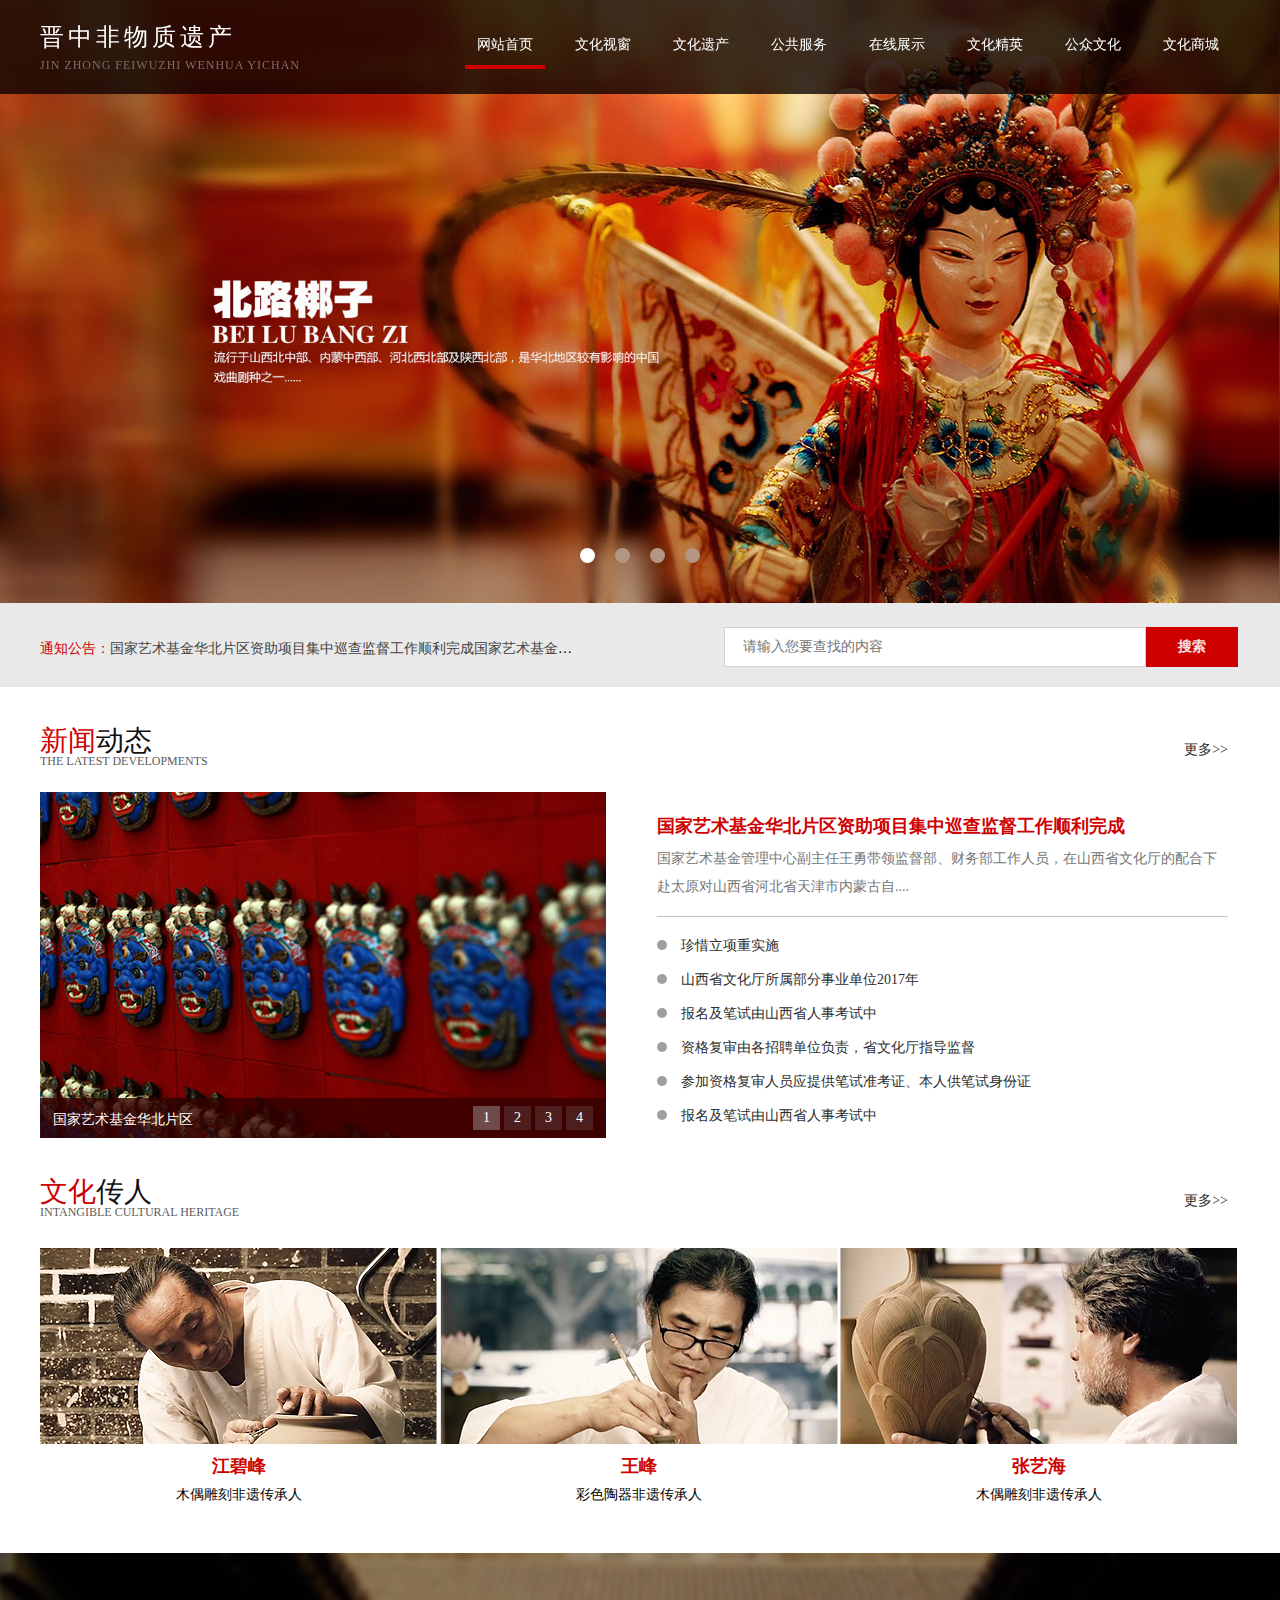
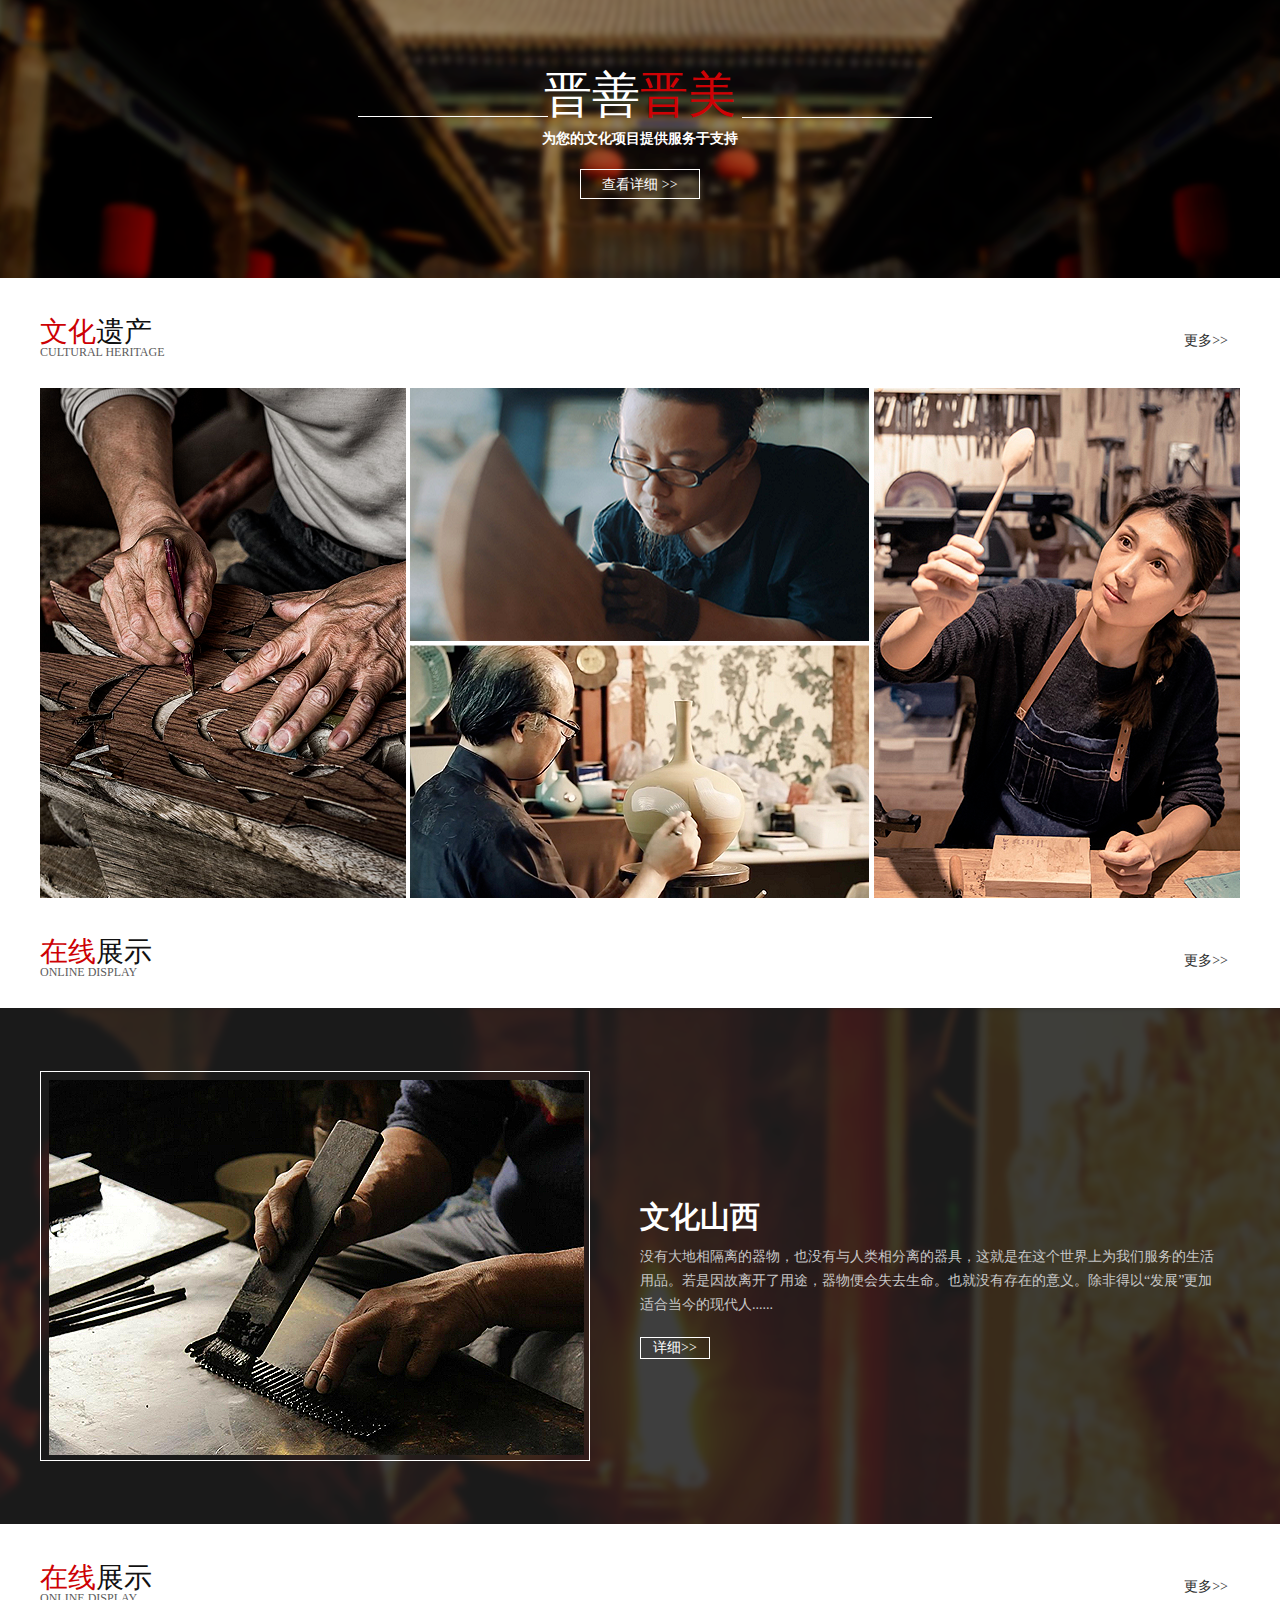
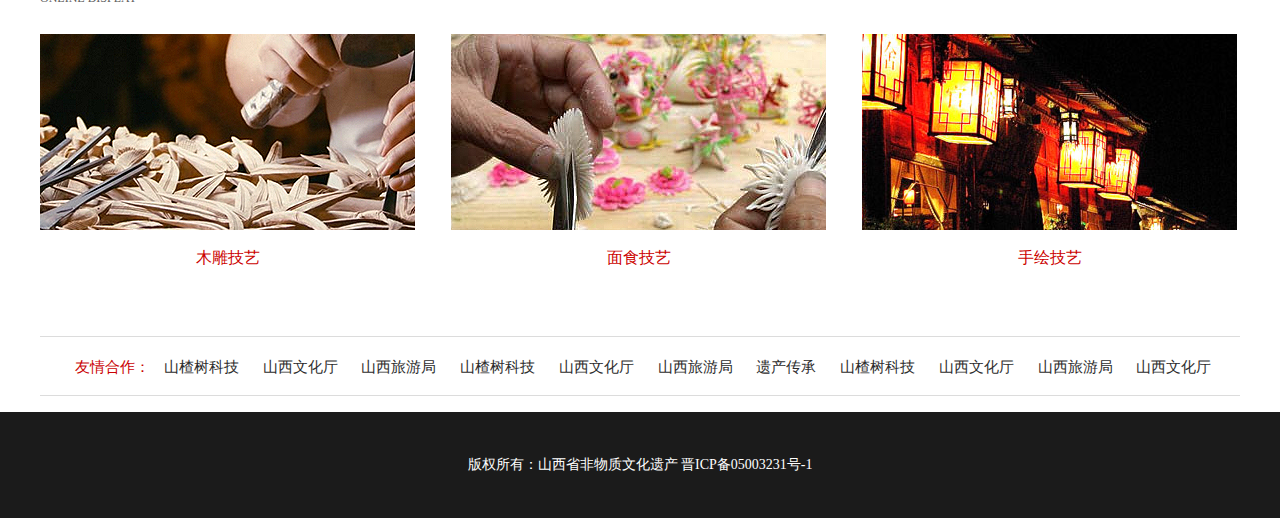
<file: index.html>
<!doctype html>
<html lang="en">
<head>
    <meta charset="UTF-8">
    <meta name="viewport"
          content="width=device-width, user-scalable=no, initial-scale=1.0, maximum-scale=1.0, minimum-scale=1.0">
    <meta http-equiv="X-UA-Compatible" content="ie=edge">
    <title>晋中非物质文化遗产</title>
    <link rel="stylesheet" href="css/public.css" type="text/css">
    <link rel="stylesheet" href="css/style.css" type="text/css">
    <script src="js/jquery.3.2.1.js" type="text/javascript"></script>
    <script src="js/index.js" type="text/javascript"></script>
</head>
<body>
<!--header-->
<div class="header">
    <div class="center clear">
        <h2>晋中非物质遗产<br><span>JIN ZHONG  FEIWUZHI WENHUA YICHAN</span></h2>
        <div class="headerNav">
            <a href="index.html" class="cur">网站首页</a>
            <a href="list_window.html">文化视窗</a>
            <a href="list_cultureY.html">文化遗产</a>
            <a href="list_service.html">公共服务</a>
            <a href="list_line.html">在线展示</a>
            <a href="list_cultureJ.html">文化精英</a>
            <a href="list_publicC.html">公众文化</a>
            <a href="">文化商城</a>
        </div>
    </div>
</div>
<!--banner-->
<div id="banner">
    <ul id="ul" class="clear" style="left: -100%;">
        <li><img src="img/index/banner1.jpg" alt=""/></li>
        <li><img src="img/index/banner1.jpg" alt=""/></li>
        <li><img src="img/index/banner1.jpg" alt=""/></li>
        <li><img src="img/index/banner1.jpg" alt=""/></li>
        <li><img src="img/index/banner1.jpg" alt=""/></li>
        <li><img src="img/index/banner1.jpg" alt=""/></li>
    </ul>
    <div class="pageN" id="pageN"></div>
    <div class="leftBtn" id="prev" >&#xe67d;</div>
    <div class="rightBtn" id="next" >&#xe63d;</div>
</div>
<!--通知公告-->
<div class="notice">
    <div class="center clear">
        <p><span>通知公告：</span><a href="">国家艺术基金华北片区资助项目集中巡查监督工作顺利完成国家艺术基金华北片区资助项目集中巡查监督工作顺利完</a></p>
        <div class="search clear">
            <input type="text" placeholder="请输入您要查找的内容">
            <a>搜索</a>
        </div>
    </div>
</div>
<!--main-->
<div class="main">
    <div class="news center">
        <div class="title clear">
            <h2><span>新闻</span>动态<br><em>THE LATEST DEVELOPMENTS</em></h2>
            <a href="">更多>></a>
        </div>
        <div class="news-lunbo clear">
            <div class="box">
                <ul>
                    <li class="curr"><img src="img/index/news1.png" alt=""></li>
                    <li><img src="img/index/news1.png" alt=""></li>
                    <li><img src="img/index/news1.png" alt=""></li>
                    <li><img src="img/index/news1.png" alt=""></li>
                    <li><img src="img/index/news1.png" alt=""></li>
                    <li><img src="img/index/news1.png" alt=""></li>
                </ul>
                <div class="pageN c">
                    <span>国家艺术基金华北片区</span>
                    <p class="clear">
                        <a class="cur">1</a>
                        <a>2</a>
                        <a>3</a>
                        <a>4</a>
                    </p>
                </div>
                <div class="leftBtn">&#xe67d;</div>
                <div class="rightBtn">&#xe63d;</div>
            </div>
            <!--news详情-->
            <div class="newsDetail">
                <div class="newsDetail-top">
                    <h2>国家艺术基金华北片区资助项目集中巡查监督工作顺利完成 </h2>
                    <p>国家艺术基金管理中心副主任王勇带领监督部、财务部工作人员，在山西省文化厅的配合下  赴太原对山西省河北省天津市内蒙古自....</p>
                </div>
                <ul>
                    <li><a href="">珍惜立项重实施</a></li>
                    <li><a href="">山西省文化厅所属部分事业单位2017年 </a></li>
                    <li><a href="">报名及笔试由山西省人事考试中</a></li>
                    <li><a href="">资格复审由各招聘单位负责，省文化厅指导监督</a></li>
                    <li><a href="">参加资格复审人员应提供笔试准考证、本人供笔试身份证</a></li>
                    <li><a href="">报名及笔试由山西省人事考试中</a></li>
                </ul>
            </div>
        </div>
    </div>
    <!--文化传人-->
    <div class="cultureC center">
        <div class="title clear">
            <h2><span>文化</span>传人<br><em>Intangible cultural heritage</em></h2>
            <a href="">更多>></a>
        </div>
        <ul class="clear">
            <li>
                <div class="p-img">
                    <a href=""><img src="img/index/cultureC1.png" alt=""></a>
                </div>
                <h2>江碧峰</h2>
                <p>木偶雕刻非遗传承人</p>
            </li>
            <li>
                <div class="p-img">
                    <a href=""><img src="img/index/cultureC2.png" alt=""></a>
                </div>
                <h2>王峰</h2>
                <p>彩色陶器非遗传承人</p>
            </li>
            <li>
                <div class="p-img">
                    <a href=""><img src="img/index/cultureC3.png" alt=""></a>
                </div>
                <h2>张艺海</h2>
                <p>木偶雕刻非遗传承人</p>
            </li>

        </ul>
    </div>
    <!--晋善晋美-->
    <div class="cultureJ">
        <div class="box">
            <h2>晋善<span>晋美</span></h2>
            <p>为您的文化项目提供服务于支持</p>
            <a href="">查看详细 >></a>
        </div>
        <div class="lineL"></div>
        <div class="lineR"></div>
    </div>
    <!--文化遗产-->
    <div class="cultureY center">
        <div class="title clear">
            <h2><span>文化</span>遗产<br><em>Cultural heritage</em></h2>
            <a href="">更多>></a>
        </div>
        <ul>
            <li>
                <div class="img1 img">
                    <img src="img/index/cultureY1.png" alt="">
                    <div class="shade">
                        <h2>山西民居砖雕艺术</h2>
                        <p>山西民居砖雕是广泛流传于山西省境内 的的汉族传统砖雕技艺</p>
                        <a href="">详细>></a>
                    </div>
                </div>
            </li>
            <li>
                <div class="img2 img">
                    <img src="img/index/cultureY2.png" alt="">
                    <div class="shade">
                        <h2>山西民居砖雕艺术</h2>
                        <p>山西民居砖雕是广泛流传于山西省境内 的的汉族传统砖雕技艺</p>
                        <a href="">详细>></a>
                    </div>
                </div>
                <div class="img2 img">
                    <img src="img/index/cultureY3.png" alt="">
                    <div class="shade">
                        <h2>山西民居砖雕艺术</h2>
                        <p>山西民居砖雕是广泛流传于山西省境内 的的汉族传统砖雕技艺</p>
                        <a href="">详细>></a>
                    </div>
                </div>
            </li>
            <li>
                <div class="img1 img">
                    <img src="img/index/cultureY4.png" alt="">
                    <div class="shade">
                        <h2>山西民居砖雕艺术</h2>
                        <p>山西民居砖雕是广泛流传于山西省境内 的的汉族传统砖雕技艺</p>
                        <a href="">详细>></a>
                    </div>
                </div>
            </li>
        </ul>
    </div>
    <!--在线展示-->
    <div class="show center">
        <div class="title clear">
            <h2><span>在线</span>展示<br><em>Online display</em></h2>
            <a href="">更多>></a>
        </div>
    </div>
    <div class="showCulture">
        <div class="shade">
            <div class="center clear">
                <div class="video">
                    <img src="img/index/show1.png" alt="">
                </div>
                <div class="introduce">
                    <h3>文化山西</h3>
                    <p>没有大地相隔离的器物，也没有与人类相分离的器具，这就是在这个世界上为我们服务的生活  用品。若是因故离开了用途，器物便会失去生命。也就没有存在的意义。除非得以“发展”更加适合当今的现代人......</p>
                    <a href="">详细>></a>
                </div>
        </div>
        </div>
    </div>
    <!--文化商城-->
    <div class="cultureS center">
        <div class="title clear">
            <h2><span>在线</span>展示<br><em>Online display</em></h2>
            <a href="">更多>></a>
        </div>
        <ul>
            <li>
                <div class="p-img">
                    <img src="img/index/cultureS1.png" alt="">
                </div>
                <p>木雕技艺</p>
            </li>
            <li>
                <div class="p-img">
                    <img src="img/index/cultureS2.png" alt="">
                </div>
                <p>面食技艺</p>
            </li>
            <li>
                <div class="p-img">
                    <img src="img/index/cultureS3.png" alt="">
                </div>
                <p>手绘技艺</p>
            </li>
        </ul>
    </div>
</div>
<!--footer-->
<div class="footer">
    <p class="center">友情合作：
        <a href="">山楂树科技</a>
        <a href="">山西文化厅</a>
        <a href="">山西旅游局</a>
        <a href="">山楂树科技</a>
        <a href="">山西文化厅</a>
        <a href="">山西旅游局</a>
        <a href="">遗产传承</a>
        <a href="">山楂树科技</a>
        <a href="">山西文化厅</a>
        <a href="">山西旅游局</a>
        <a href="">山西文化厅</a>
    </p>
    <div class="copyright">版权所有：山西省非物质文化遗产     晋ICP备05003231号-1</div>
</div>
</body>
</html>
</file>
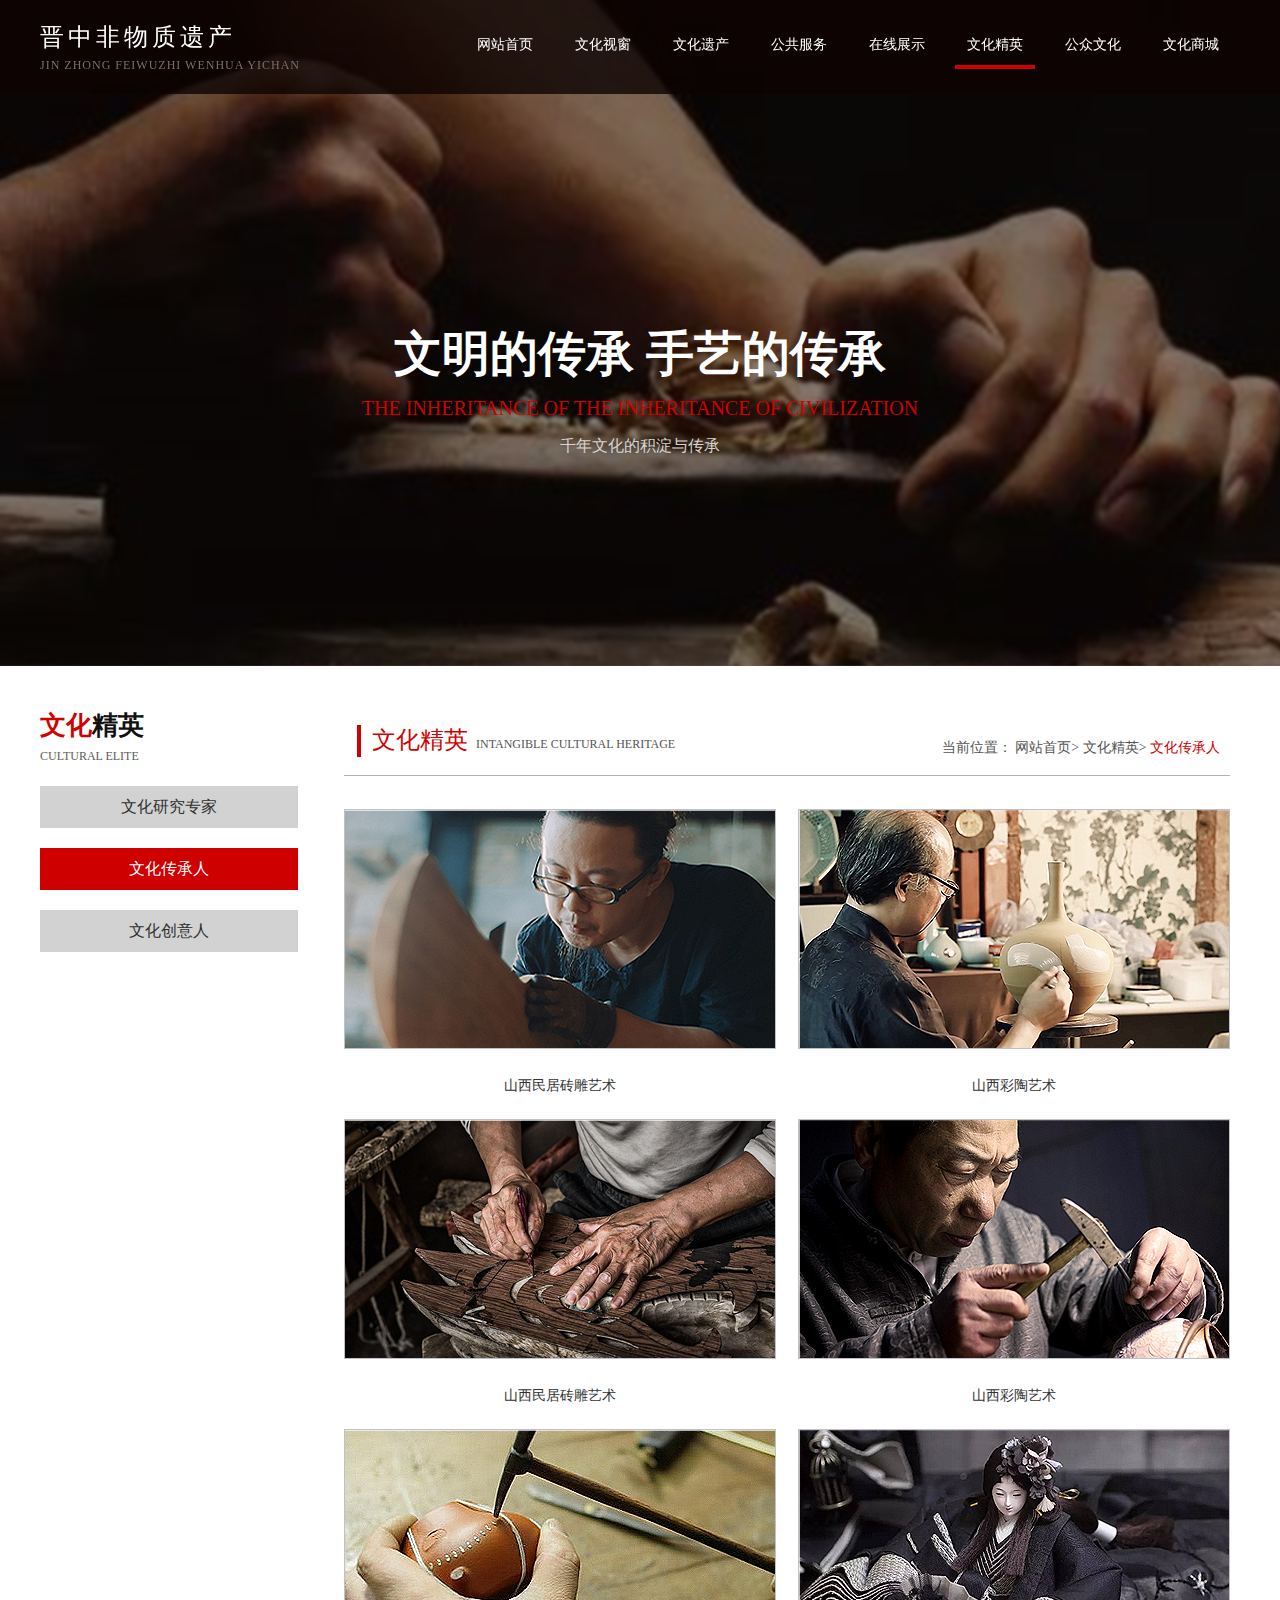
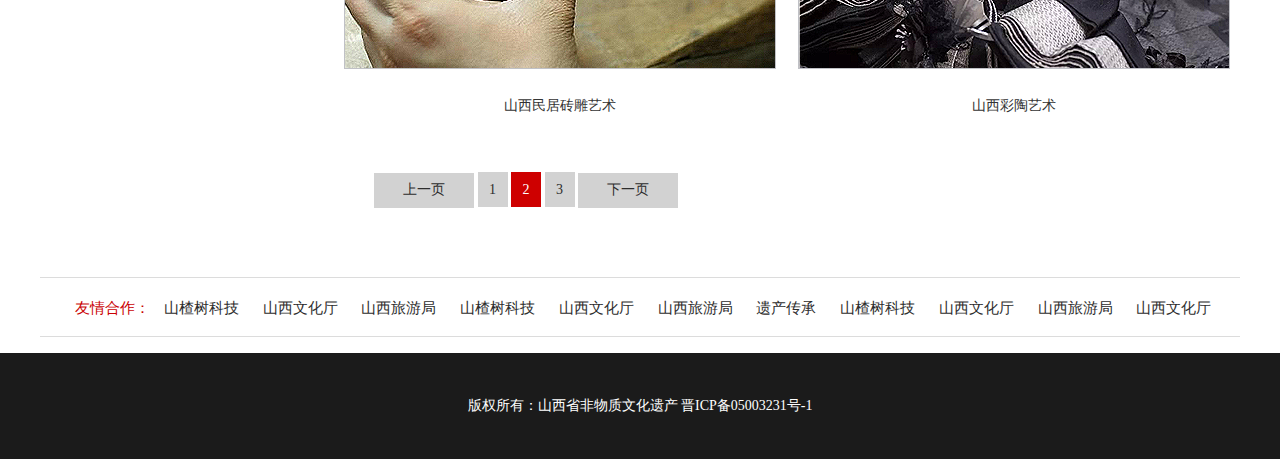
<file: list_cultureJ.html>
<!DOCTYPE html>
<html lang="en">
<head>
    <meta charset="UTF-8">
    <title>文化精英</title>
    <link rel="stylesheet" href="css/public.css" type="text/css">
    <link rel="stylesheet" href="css/list.css">
</head>
<body>
<!--header-->
<div class="header">
    <div class="center clear">
        <h2>晋中非物质遗产<br><span>JIN ZHONG  FEIWUZHI WENHUA YICHAN</span></h2>
        <div class="headerNav">
            <a href="index.html">网站首页</a>
            <a href="list_window.html">文化视窗</a>
            <a href="list_cultureY.html">文化遗产</a>
            <a href="list_service.html">公共服务</a>
            <a href="list_line.html">在线展示</a>
            <a href="list_cultureJ.html" class="cur">文化精英</a>
            <a href="list_publicC.html">公众文化</a>
            <a href="">文化商城</a>
        </div>
    </div>
</div>
<!--banner-->
<div class="banner cream">
    <div class="shade">
        <h2>文明的传承  手艺的传承
            <span>The inheritance of the inheritance of civilization</span>
        </h2>
        <p>千年文化的积淀与传承</p>
    </div>
</div>
<!--main-->
<div class="main center clear">
    <div class="mainL">
        <h2>文化<i>精英</i>
            <span>Cultural elite</span>
        </h2>
        <div class="tab">
            <a href="">文化研究专家</a>
            <a href="" class="cur">文化传承人</a>
            <a href="">文化创意人</a>
        </div>

    </div>
    <div class="mainR">
        <div class="content">
            <div class="title clear">
                <h2>文化精英<span>Intangible Cultural Heritage</span></h2>
                <p>当前位置：
                    <a href="index.html">网站首页</a>>
                    <a href="list_cultureJ.html">文化精英</a>>
                    <a href="">文化传承人</a>
                </p>
            </div>
            <div class="immateriality">
                <ul class="clear">
                    <li>
                        <div class="p-img">
                            <img src="img/cultureY/cultureY1.png" alt="">
                        </div>
                        <p>山西民居砖雕艺术</p>
                    </li>
                    <li>
                        <div class="p-img">
                            <img src="img/cultureY/cultureY2.png" alt="">
                        </div>
                        <p>山西彩陶艺术</p>
                    </li>
                    <li>
                        <div class="p-img">
                            <img src="img/cultureY/cultureY3.png" alt="">
                        </div>
                        <p>山西民居砖雕艺术</p>
                    </li>
                    <li>
                        <div class="p-img">
                            <img src="img/cultureY/cultureY4.png" alt="">
                        </div>
                        <p>山西彩陶艺术</p>
                    </li>
                    <li>
                        <div class="p-img">
                            <img src="img/cultureY/cultureY5.png" alt="">
                        </div>
                        <p>山西民居砖雕艺术</p>
                    </li>
                    <li>
                        <div class="p-img">
                            <img src="img/cultureY/cultureY6.png" alt="">
                        </div>
                        <p>山西彩陶艺术</p>
                    </li>
                </ul>
            </div>
            <div class="btn">
                <button>上一页</button>
                <a>1</a>
                <a class="cur">2</a>
                <a>3</a>
                <button>下一页</button>
            </div>
        </div>
    </div>
</div>
<!--footer-->
<div class="footer">
    <p class="center">友情合作：
        <a href="">山楂树科技</a>
        <a href="">山西文化厅</a>
        <a href="">山西旅游局</a>
        <a href="">山楂树科技</a>
        <a href="">山西文化厅</a>
        <a href="">山西旅游局</a>
        <a href="">遗产传承</a>
        <a href="">山楂树科技</a>
        <a href="">山西文化厅</a>
        <a href="">山西旅游局</a>
        <a href="">山西文化厅</a>
    </p>
    <div class="copyright">版权所有：山西省非物质文化遗产     晋ICP备05003231号-1</div>
</div>
</body>
</html>
</file>
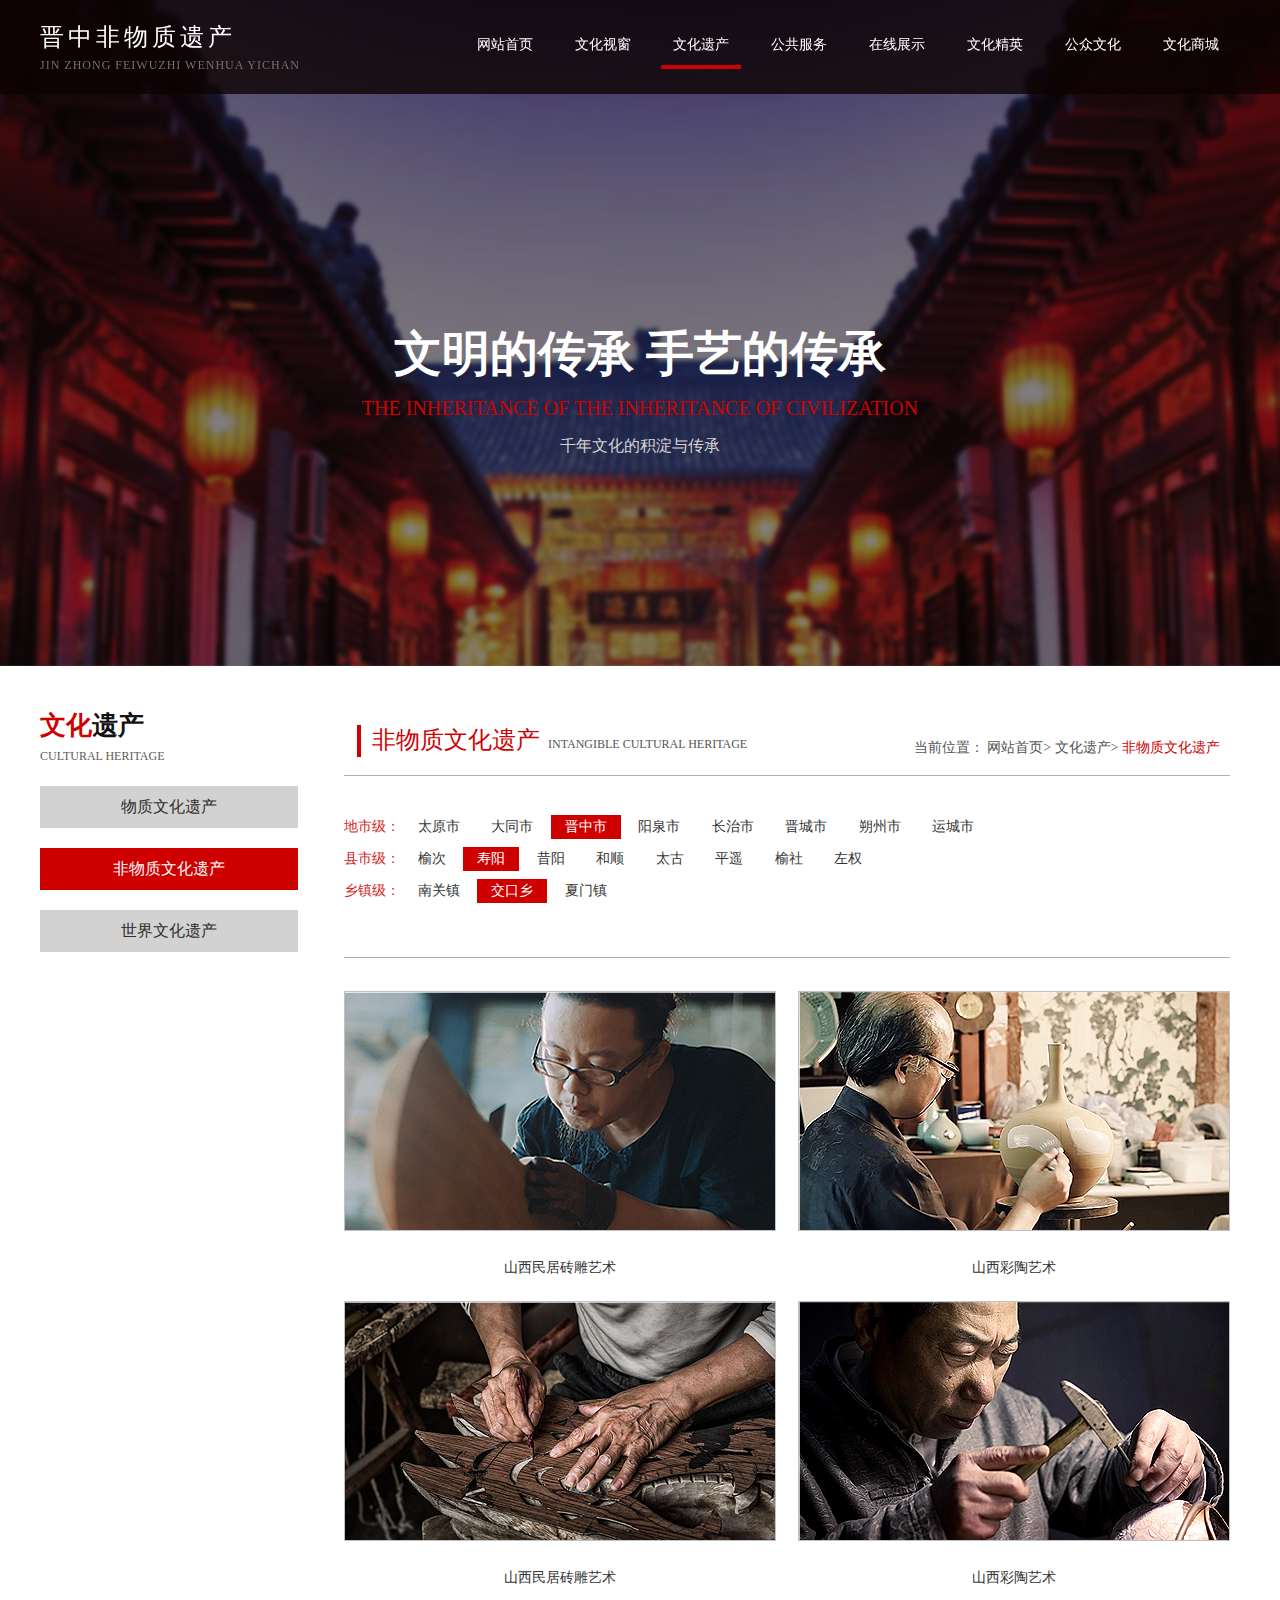
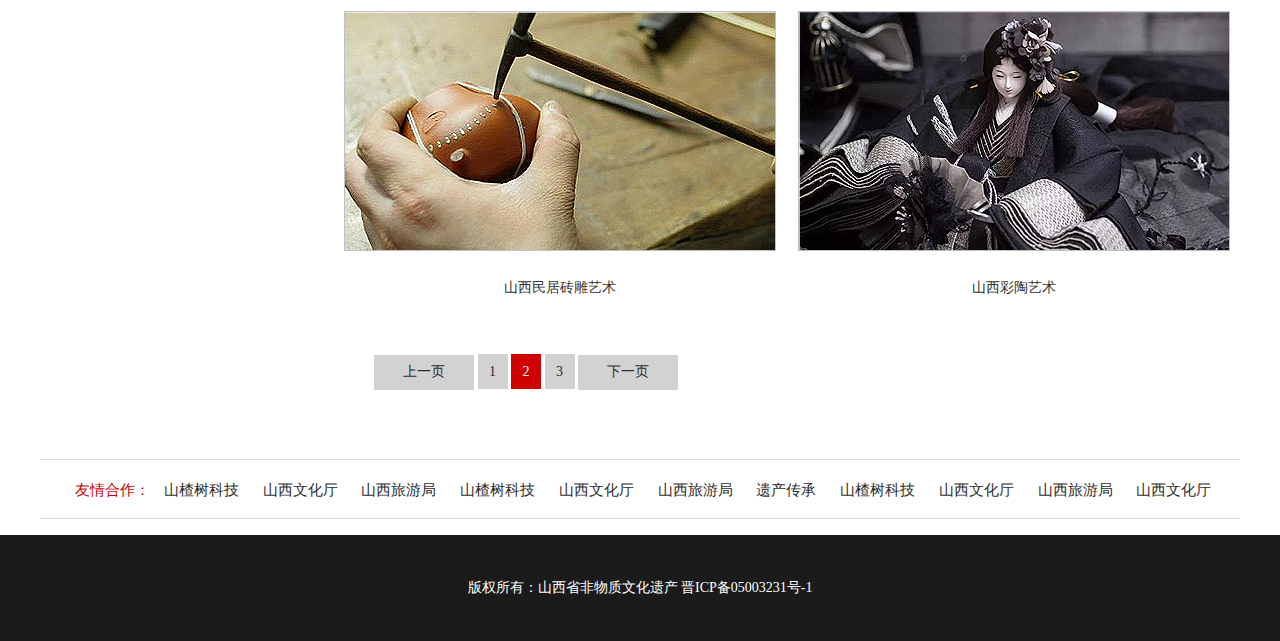
<file: list_cultureY.html>
<!DOCTYPE html>
<html lang="en">
<head>
    <meta charset="UTF-8">
    <title>文化遗产</title>
    <link rel="stylesheet" href="css/public.css" type="text/css">
    <link rel="stylesheet" href="css/list.css">
</head>
<body>
<!--header-->
<div class="header">
    <div class="center clear">
        <h2>晋中非物质遗产<br><span>JIN ZHONG  FEIWUZHI WENHUA YICHAN</span></h2>
        <div class="headerNav">
            <a href="index.html">网站首页</a>
            <a href="list_window.html">文化视窗</a>
            <a href="list_cultureY.html" class="cur">文化遗产</a>
            <a href="list_service.html">公共服务</a>
            <a href="list_line.html">在线展示</a>
            <a href="list_cultureJ.html">文化精英</a>
            <a href="list_publicC.html">公众文化</a>
            <a href="">文化商城</a>
        </div>
    </div>
</div>
<!--banner-->
<div class="banner cultureY">
    <div class="shade">
        <h2>文明的传承  手艺的传承
            <span>The inheritance of the inheritance of civilization</span>
        </h2>
        <p>千年文化的积淀与传承</p>
    </div>
</div>
<!--main-->
<div class="main center clear">
    <div class="mainL">
        <h2>文化<i>遗产</i>
            <span>Cultural heritage</span>
        </h2>
        <div class="tab">
            <a href="">物质文化遗产</a>
            <a href="list_cultureY.html" class="cur">非物质文化遗产</a>
            <a href="">世界文化遗产</a>
        </div>

    </div>
    <div class="mainR">
        <div class="content">
            <div class="title clear">
                <h2>非物质文化遗产<span>Intangible Cultural Heritage</span></h2>
                <p>当前位置：
                    <a href="index.html">网站首页</a>>
                    <a href="list_cultureY.html">文化遗产</a>>
                    <a href="">非物质文化遗产</a>
                </p>
            </div>
            <div class="immateriality">
                <div class="place">
                    <p>地市级：
                        <a>太原市</a>
                        <a>大同市</a>
                        <a class="cur">晋中市</a>
                        <a>阳泉市</a>
                        <a>长治市</a>
                        <a>晋城市</a>
                        <a>朔州市</a>
                        <a>运城市</a>
                    </p>
                    <p>县市级：
                        <a>榆次</a>
                        <a class="cur">寿阳</a>
                        <a>昔阳</a>
                        <a>和顺</a>
                        <a>太古</a>
                        <a>平遥</a>
                        <a>榆社</a>
                        <a>左权</a>
                    </p>
                    <p>乡镇级：
                        <a>南关镇</a>
                        <a class="cur">交口乡</a>
                        <a>夏门镇</a>
                    </p>
                </div>
                <ul class="clear">
                    <li>
                        <div class="p-img">
                            <img src="img/cultureY/cultureY1.png" alt="">
                        </div>
                        <p>山西民居砖雕艺术</p>
                    </li>
                    <li>
                        <div class="p-img">
                            <img src="img/cultureY/cultureY2.png" alt="">
                        </div>
                        <p>山西彩陶艺术</p>
                    </li>
                    <li>
                        <div class="p-img">
                            <img src="img/cultureY/cultureY3.png" alt="">
                        </div>
                        <p>山西民居砖雕艺术</p>
                    </li>
                    <li>
                        <div class="p-img">
                            <img src="img/cultureY/cultureY4.png" alt="">
                        </div>
                        <p>山西彩陶艺术</p>
                    </li>
                    <li>
                        <div class="p-img">
                            <img src="img/cultureY/cultureY5.png" alt="">
                        </div>
                        <p>山西民居砖雕艺术</p>
                    </li>
                    <li>
                        <div class="p-img">
                            <img src="img/cultureY/cultureY6.png" alt="">
                        </div>
                        <p>山西彩陶艺术</p>
                    </li>
                </ul>
            </div>
            <div class="btn">
                <button>上一页</button>
                <a>1</a>
                <a class="cur">2</a>
                <a>3</a>
                <button>下一页</button>
            </div>
        </div>
    </div>
</div>
<!--footer-->
<div class="footer">
    <p class="center">友情合作：
        <a href="">山楂树科技</a>
        <a href="">山西文化厅</a>
        <a href="">山西旅游局</a>
        <a href="">山楂树科技</a>
        <a href="">山西文化厅</a>
        <a href="">山西旅游局</a>
        <a href="">遗产传承</a>
        <a href="">山楂树科技</a>
        <a href="">山西文化厅</a>
        <a href="">山西旅游局</a>
        <a href="">山西文化厅</a>
    </p>
    <div class="copyright">版权所有：山西省非物质文化遗产     晋ICP备05003231号-1</div>
</div>
</body>
</html>
</file>
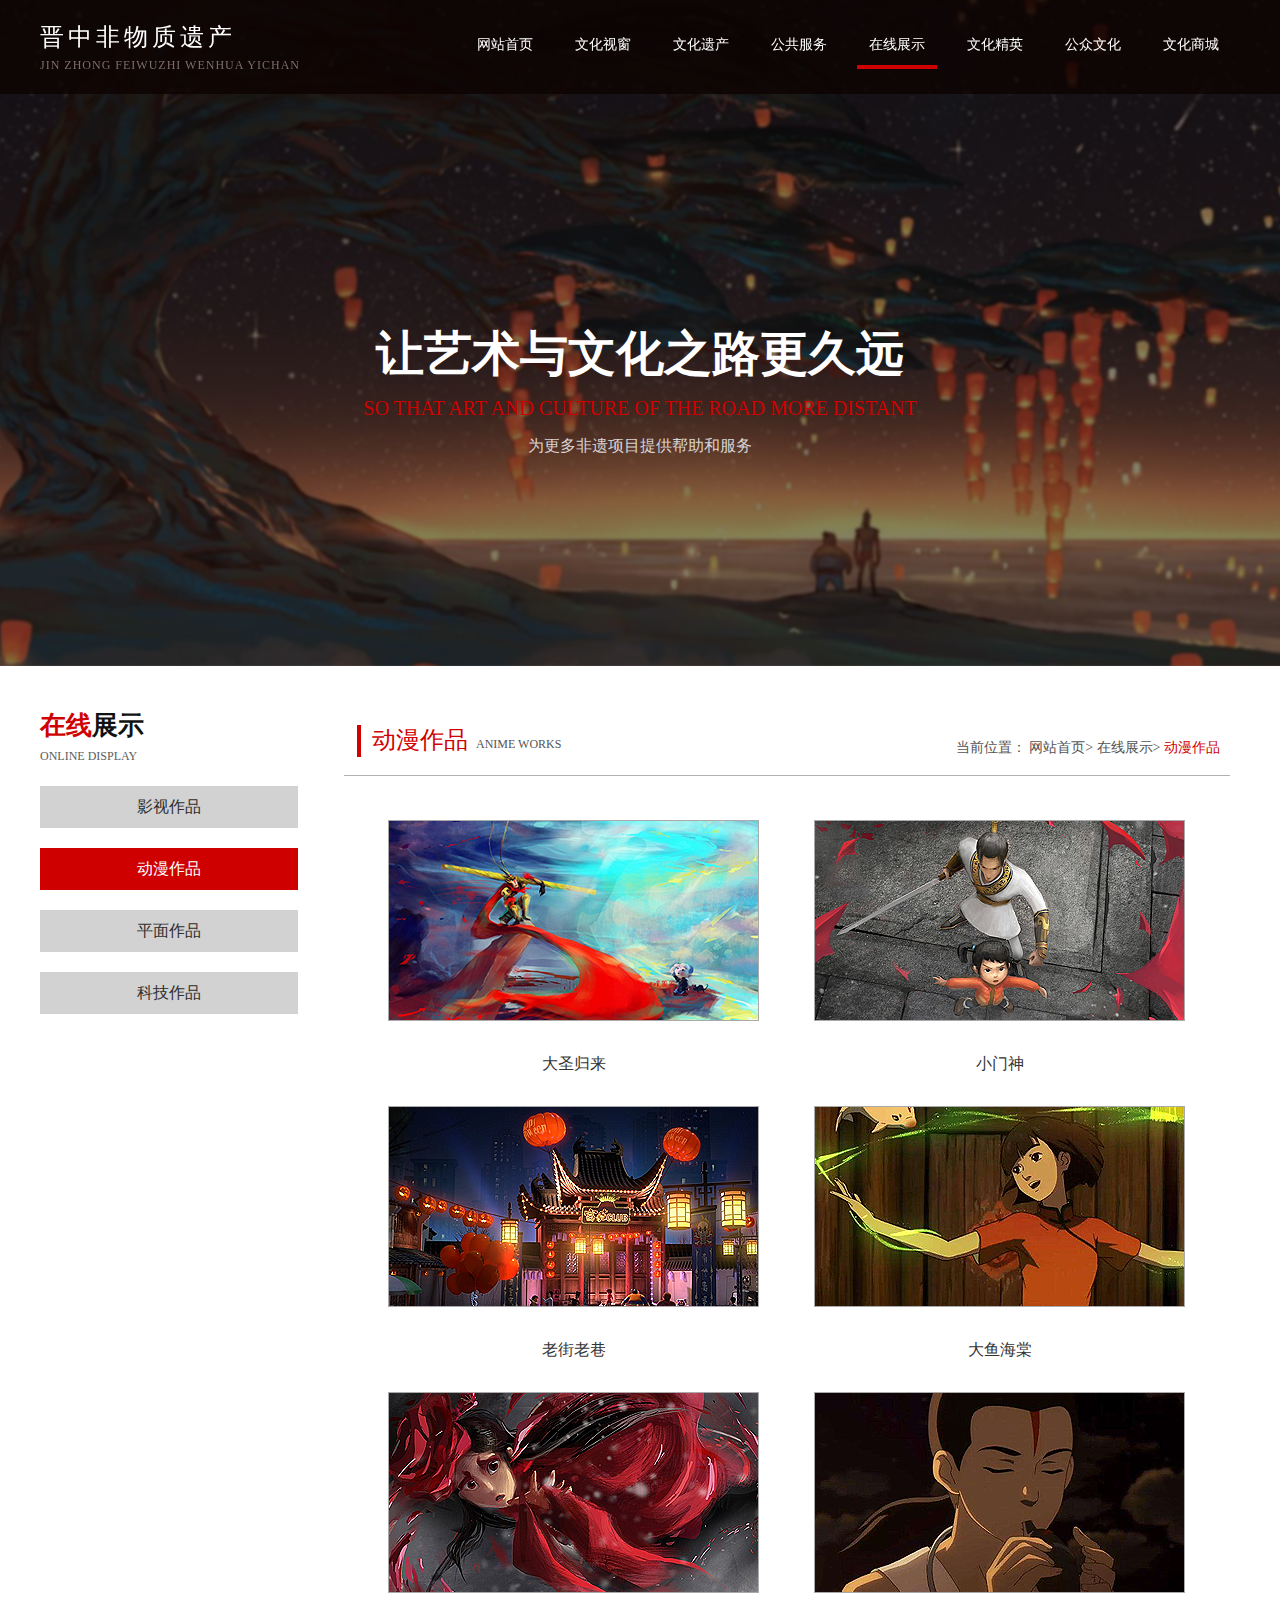
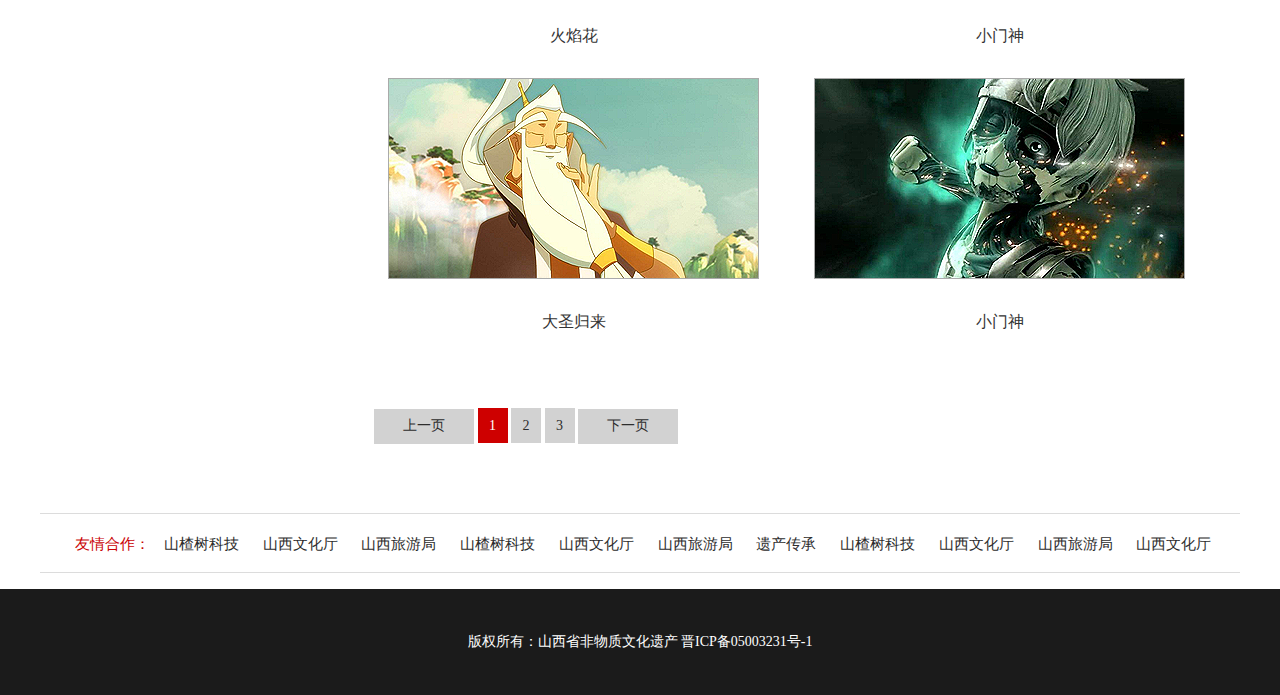
<file: list_line.html>
<!DOCTYPE html>
<html lang="en">
<head>
    <meta charset="UTF-8">
    <title>在线展示</title>
    <link rel="stylesheet" href="css/public.css" type="text/css">
    <link rel="stylesheet" href="css/list.css">
</head>
<body>
<!--header-->
<div class="header">
    <div class="center clear">
        <h2>晋中非物质遗产<br><span>JIN ZHONG  FEIWUZHI WENHUA YICHAN</span></h2>
        <div class="headerNav">
            <a href="index.html">网站首页</a>
            <a href="list_window.html">文化视窗</a>
            <a href="list_cultureY.html">文化遗产</a>
            <a href="list_service.html">公共服务</a>
            <a href="list_line.html" class="cur">在线展示</a>
            <a href="list_cultureJ.html">文化精英</a>
            <a href="list_publicC.html">公众文化</a>
            <a href="">文化商城</a>
        </div>
    </div>
</div>
<!--banner-->
<div class="banner line">
    <div class="shade">
        <h2>让艺术与文化之路更久远
            <span>So that art and culture of the road more distant</span>
        </h2>
        <p>为更多非遗项目提供帮助和服务</p>
    </div>
</div>
<!--main-->
<div class="main center clear">
    <div class="mainL">
        <h2>在线<i>展示</i>
            <span>Online display</span>
        </h2>
        <div class="tab">
            <a href="">影视作品</a>
            <a href="" class="cur">动漫作品</a>
            <a href="">平面作品</a>
            <a href="">科技作品</a>
        </div>

    </div>
    <div class="mainR">
        <div class="content">
            <div class="title clear">
                <h2>动漫作品<span>Anime works</span></h2>
                <p>当前位置：
                    <a href="index.html">网站首页</a>>
                    <a href="list_line.html">在线展示</a>>
                    <a href="">动漫作品</a>
                </p>
            </div>
            <div class="animation">
                <ul class="clear">
                    <li>
                        <div class="p-img">
                            <img src="img/line/animation1.png" alt="">
                        </div>
                        <a href=""><p>大圣归来</p></a>
                    </li>
                    <li>
                        <div class="p-img">
                            <img src="img/line/animation2.png" alt="">
                        </div>
                        <a href=""><p>小门神</p></a>
                    </li>
                    <li>
                        <div class="p-img">
                            <img src="img/line/animation3.png" alt="">
                        </div>
                        <a href=""><p>老街老巷</p></a>
                    </li>
                    <li>
                        <div class="p-img">
                            <img src="img/line/animation4.png" alt="">
                        </div>
                        <a href=""><p>大鱼海棠</p></a>
                    </li>
                    <li>
                        <div class="p-img">
                            <img src="img/line/animation5.png" alt="">
                        </div>
                        <a href=""><p>火焰花</p></a>
                    </li>
                    <li>
                        <div class="p-img">
                            <img src="img/line/animation6.png" alt="">
                        </div>
                        <a href=""><p>小门神</p></a>
                    </li>
                    <li>
                        <div class="p-img">
                            <img src="img/line/animation7.png" alt="">
                        </div>
                        <a href=""><p>大圣归来</p></a>
                    </li>
                    <li>
                        <div class="p-img">
                            <img src="img/line/animation8.png" alt="">
                        </div>
                        <a href=""><p>小门神</p></a>
                    </li>
                </ul>
            </div>
            <div class="btn">
                <button>上一页</button>
                <a class="cur">1</a>
                <a>2</a>
                <a>3</a>
                <button>下一页</button>
            </div>
        </div>
    </div>
</div>
<!--footer-->
<div class="footer">
    <p class="center">友情合作：
        <a href="">山楂树科技</a>
        <a href="">山西文化厅</a>
        <a href="">山西旅游局</a>
        <a href="">山楂树科技</a>
        <a href="">山西文化厅</a>
        <a href="">山西旅游局</a>
        <a href="">遗产传承</a>
        <a href="">山楂树科技</a>
        <a href="">山西文化厅</a>
        <a href="">山西旅游局</a>
        <a href="">山西文化厅</a>
    </p>
    <div class="copyright">版权所有：山西省非物质文化遗产     晋ICP备05003231号-1</div>
</div>
</body>
</html>
</file>
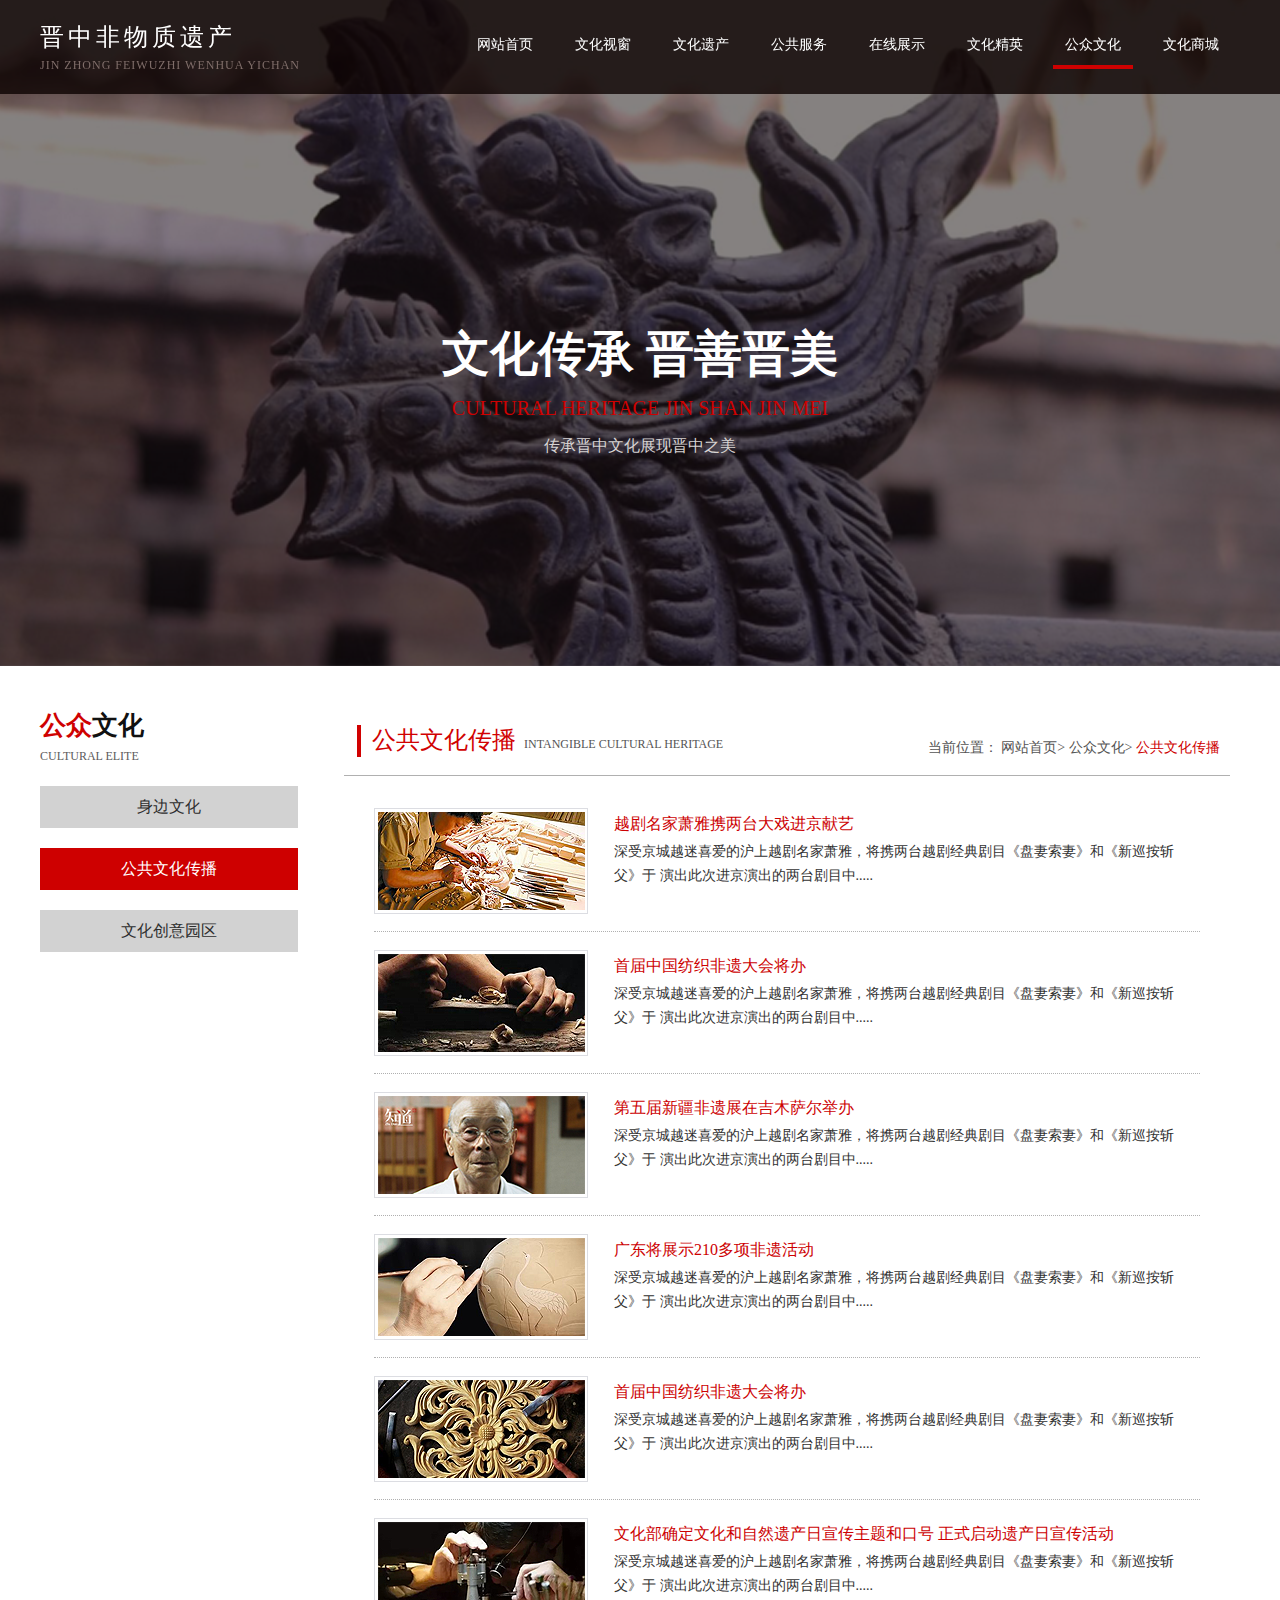
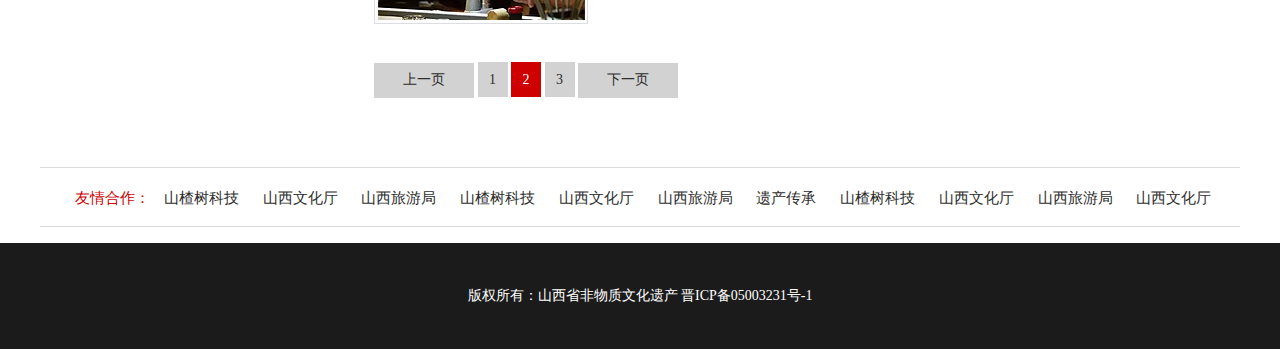
<file: list_publicC.html>
<!DOCTYPE html>
<html lang="en">
<head>
    <meta charset="UTF-8">
    <title>公众文化</title>
    <link rel="stylesheet" href="css/public.css" type="text/css">
    <link rel="stylesheet" href="css/list.css">
</head>
<body>
<!--header-->
<div class="header">
    <div class="center clear">
        <h2>晋中非物质遗产<br><span>JIN ZHONG  FEIWUZHI WENHUA YICHAN</span></h2>
        <div class="headerNav">
            <a href="index.html">网站首页</a>
            <a href="list_window.html">文化视窗</a>
            <a href="list_cultureY.html">文化遗产</a>
            <a href="list_service.html">公共服务</a>
            <a href="list_line.html">在线展示</a>
            <a href="list_cultureJ.html">文化精英</a>
            <a href="list_publicC.html" class="cur">公众文化</a>
            <a href="">文化商城</a>
        </div>
    </div>
</div>
<!--banner-->
<div class="banner publicC">
    <div class="shade">
        <h2>文化传承  晋善晋美
            <span>Cultural heritage Jin Shan Jin Mei</span>
        </h2>
        <p>传承晋中文化展现晋中之美</p>
    </div>
</div>
<!--main-->
<div class="main center clear">
    <div class="mainL">
        <h2>公众<i>文化</i>
            <span>Cultural elite</span>
        </h2>
        <div class="tab">
            <a href="list_publicC.html">身边文化</a>
            <a href="" class="cur">公共文化传播</a>
            <a>文化创意园区</a>
        </div>

    </div>
    <div class="mainR">
        <div class="content">
            <div class="title clear">
                <h2>公共文化传播<span>Intangible Cultural Heritage</span></h2>
                <p>当前位置：
                    <a href="index.html">网站首页</a>>
                    <a href="list_publicC.html">公众文化</a>>
                    <a href="">公共文化传播</a>
                </p>
            </div>
            <div class="opinion">
                <div class="item clear">
                    <div class="p-img">
                        <img src="img/Window/opinion1.png" alt="">
                    </div>
                    <div class="p-name">
                        <a href="page_opinion1.html">
                            <h2>越剧名家萧雅携两台大戏进京献艺</h2>
                            <p>深受京城越迷喜爱的沪上越剧名家萧雅，将携两台越剧经典剧目《盘妻索妻》和《新巡按斩父》于 演出此次进京演出的两台剧目中.....</p>
                        </a>
                    </div>
                </div>
                <div class="item clear">
                    <div class="p-img">
                        <img src="img/Window/opinion2.png" alt="">
                    </div>
                    <div class="p-name">
                        <a href="">
                            <h2>首届中国纺织非遗大会将办</h2>
                            <p>深受京城越迷喜爱的沪上越剧名家萧雅，将携两台越剧经典剧目《盘妻索妻》和《新巡按斩父》于 演出此次进京演出的两台剧目中.....</p>
                        </a>
                    </div>
                </div>
                <div class="item clear">
                    <div class="p-img">
                        <img src="img/Window/opinion3.png" alt="">
                    </div>
                    <div class="p-name">
                        <a href="">
                            <h2>第五届新疆非遗展在吉木萨尔举办</h2>
                            <p>深受京城越迷喜爱的沪上越剧名家萧雅，将携两台越剧经典剧目《盘妻索妻》和《新巡按斩父》于 演出此次进京演出的两台剧目中.....</p>
                        </a>
                    </div>
                </div>
                <div class="item clear">
                    <div class="p-img">
                        <img src="img/Window/opinion4.png" alt="">
                    </div>
                    <div class="p-name">
                        <a href="">
                            <h2>广东将展示210多项非遗活动</h2>
                            <p>深受京城越迷喜爱的沪上越剧名家萧雅，将携两台越剧经典剧目《盘妻索妻》和《新巡按斩父》于 演出此次进京演出的两台剧目中.....</p>
                        </a>
                    </div>
                </div>
                <div class="item clear">
                    <div class="p-img">
                        <img src="img/Window/opinion5.png" alt="">
                    </div>
                    <div class="p-name">
                        <a href="">
                            <h2>首届中国纺织非遗大会将办</h2>
                            <p>深受京城越迷喜爱的沪上越剧名家萧雅，将携两台越剧经典剧目《盘妻索妻》和《新巡按斩父》于 演出此次进京演出的两台剧目中.....</p>
                        </a>
                    </div>
                </div>
                <div class="item clear">
                    <div class="p-img">
                        <img src="img/Window/opinion6.png" alt="">
                    </div>
                    <div class="p-name">
                        <a href="">
                            <h2>文化部确定文化和自然遗产日宣传主题和口号 正式启动遗产日宣传活动</h2>
                            <p>深受京城越迷喜爱的沪上越剧名家萧雅，将携两台越剧经典剧目《盘妻索妻》和《新巡按斩父》于 演出此次进京演出的两台剧目中.....</p>
                        </a>
                    </div>
                </div>
            </div>
            <div class="btn">
                <button>上一页</button>
                <a>1</a>
                <a class="cur">2</a>
                <a>3</a>
                <button>下一页</button>
            </div>
        </div>
    </div>
</div>
<!--footer-->
<div class="footer">
    <p class="center">友情合作：
        <a href="">山楂树科技</a>
        <a href="">山西文化厅</a>
        <a href="">山西旅游局</a>
        <a href="">山楂树科技</a>
        <a href="">山西文化厅</a>
        <a href="">山西旅游局</a>
        <a href="">遗产传承</a>
        <a href="">山楂树科技</a>
        <a href="">山西文化厅</a>
        <a href="">山西旅游局</a>
        <a href="">山西文化厅</a>
    </p>
    <div class="copyright">版权所有：山西省非物质文化遗产     晋ICP备05003231号-1</div>
</div>
</body>
</html>
</file>
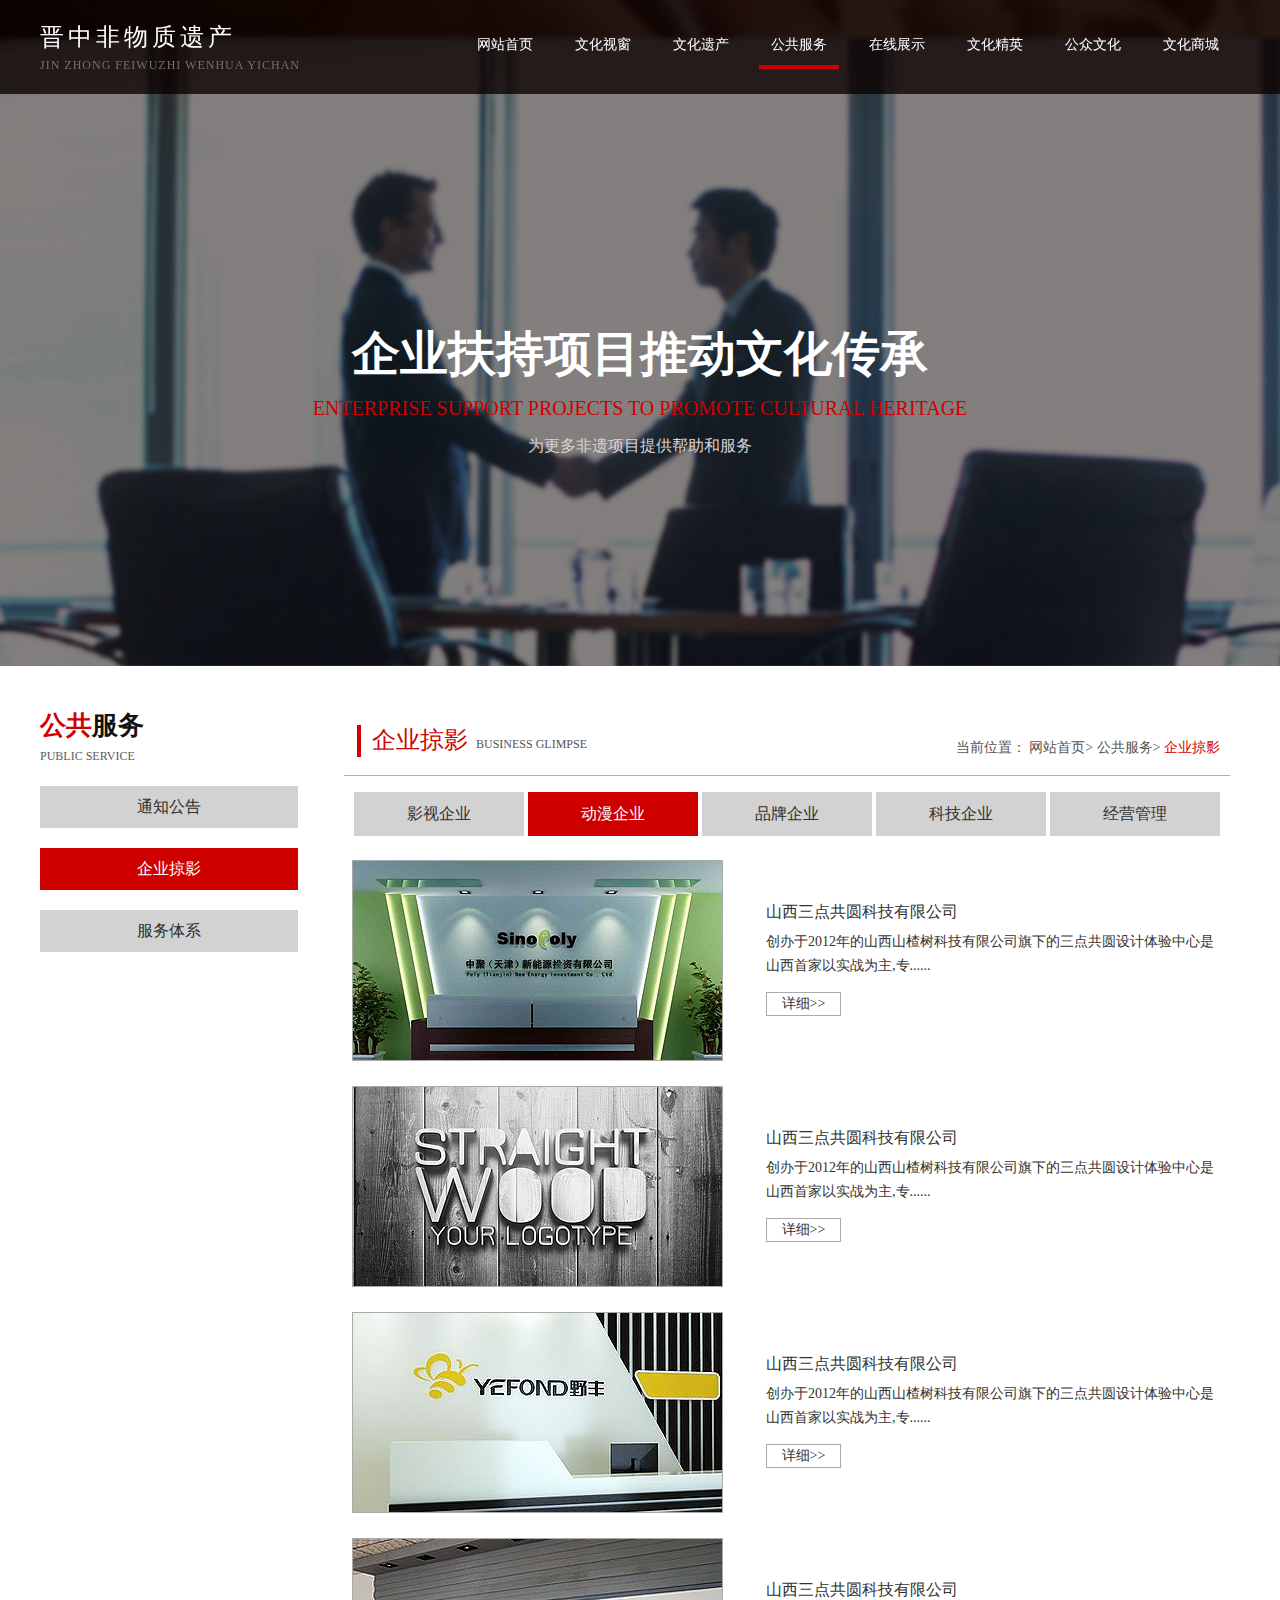
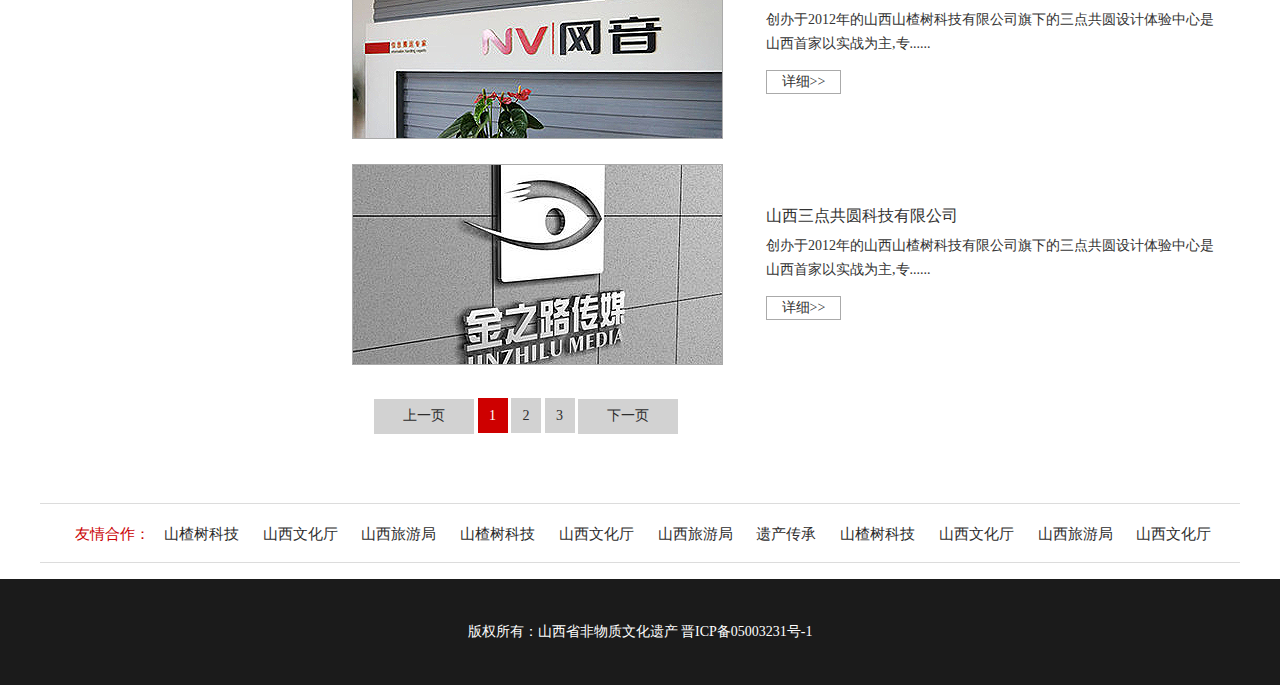
<file: list_service.html>
<!DOCTYPE html>
<html lang="en">
<head>
    <meta charset="UTF-8">
    <title>公共服务</title>
    <link rel="stylesheet" href="css/public.css" type="text/css">
    <link rel="stylesheet" href="css/list.css">
</head>
<body>
<!--header-->
<div class="header">
    <div class="center clear">
        <h2>晋中非物质遗产<br><span>JIN ZHONG  FEIWUZHI WENHUA YICHAN</span></h2>
        <div class="headerNav">
            <a href="index.html">网站首页</a>
            <a href="list_window.html">文化视窗</a>
            <a href="list_cultureY.html">文化遗产</a>
            <a href="list_service.html" class="cur">公共服务</a>
            <a href="list_line.html">在线展示</a>
            <a href="list_cultureJ.html">文化精英</a>
            <a href="list_publicC.html">公众文化</a>
            <a href="">文化商城</a>
        </div>
    </div>
</div>
<!--banner-->
<div class="banner service">
    <div class="shade">
        <h2>企业扶持项目推动文化传承
            <span>Enterprise support projects to promote cultural heritage</span>
        </h2>
        <p>为更多非遗项目提供帮助和服务</p>
    </div>
</div>
<!--main-->
<div class="main center clear">
    <div class="mainL">
        <h2>公共<i>服务</i>
            <span>Public Service</span>
        </h2>
        <div class="tab">
            <a href="">通知公告</a>
            <a href="list_service.html" class="cur">企业掠影</a>
            <a href="show_service.html">服务体系</a>
        </div>

    </div>
    <div class="mainR">
        <div class="content curr">
            <div class="title clear">
                <h2>企业掠影<span>Business glimpse</span></h2>
                <p>当前位置：
                    <a href="index.html">网站首页</a>>
                    <a href="list_service.html">公共服务</a>>
                    <a href="">企业掠影</a>
                </p>
            </div>
            <div class="company">
                <div class="clear companyT">
                    <a href="">影视企业</a>
                    <a href="" class="cur">动漫企业</a>
                    <a href="">品牌企业</a>
                    <a href="">科技企业</a>
                    <a href="">经营管理</a>

                </div>
                <div class="box">
                    <div class="boxC">
                        <div class="item clear">
                            <div class="p-img">
                                <img src="img/service/service1.png" alt="">
                            </div>
                            <div class="p-name">

                                <h2>山西三点共圆科技有限公司</h2>
                                <p>创办于2012年的山西山楂树科技有限公司旗下的三点共圆设计体验中心是 山西首家以实战为主,专......</p>
                                <a href="">详细>></a>
                            </div>
                        </div>
                        <div class="item clear">
                            <div class="p-img">
                                <img src="img/service/service2.png" alt="">
                            </div>
                            <div class="p-name">

                                <h2>山西三点共圆科技有限公司</h2>
                                <p>创办于2012年的山西山楂树科技有限公司旗下的三点共圆设计体验中心是 山西首家以实战为主,专......</p>
                                <a href="">详细>></a>
                            </div>
                        </div>
                        <div class="item clear">
                            <div class="p-img">
                                <img src="img/service/service3.png" alt="">
                            </div>
                            <div class="p-name">

                                <h2>山西三点共圆科技有限公司</h2>
                                <p>创办于2012年的山西山楂树科技有限公司旗下的三点共圆设计体验中心是 山西首家以实战为主,专......</p>
                                <a href="">详细>></a>
                            </div>
                        </div>
                        <div class="item clear">
                            <div class="p-img">
                                <img src="img/service/service4.png" alt="">
                            </div>
                            <div class="p-name">

                                <h2>山西三点共圆科技有限公司</h2>
                                <p>创办于2012年的山西山楂树科技有限公司旗下的三点共圆设计体验中心是 山西首家以实战为主,专......</p>
                                <a href="">详细>></a>
                            </div>
                        </div>
                        <div class="item clear">
                            <div class="p-img">
                                <img src="img/service/service5.png" alt="">
                            </div>
                            <div class="p-name">

                                <h2>山西三点共圆科技有限公司</h2>
                                <p>创办于2012年的山西山楂树科技有限公司旗下的三点共圆设计体验中心是 山西首家以实战为主,专......</p>
                                <a href="">详细>></a>
                            </div>
                        </div>

                    </div>
                </div>
            </div>
            <div class="btn">
                <button>上一页</button>
                <a class="cur">1</a>
                <a>2</a>
                <a>3</a>
                <button>下一页</button>
            </div>
        </div>
    </div>
</div>
<!--footer-->
<div class="footer">
    <p class="center">友情合作：
        <a href="">山楂树科技</a>
        <a href="">山西文化厅</a>
        <a href="">山西旅游局</a>
        <a href="">山楂树科技</a>
        <a href="">山西文化厅</a>
        <a href="">山西旅游局</a>
        <a href="">遗产传承</a>
        <a href="">山楂树科技</a>
        <a href="">山西文化厅</a>
        <a href="">山西旅游局</a>
        <a href="">山西文化厅</a>
    </p>
    <div class="copyright">版权所有：山西省非物质文化遗产     晋ICP备05003231号-1</div>
</div>
</body>
</html>
</file>
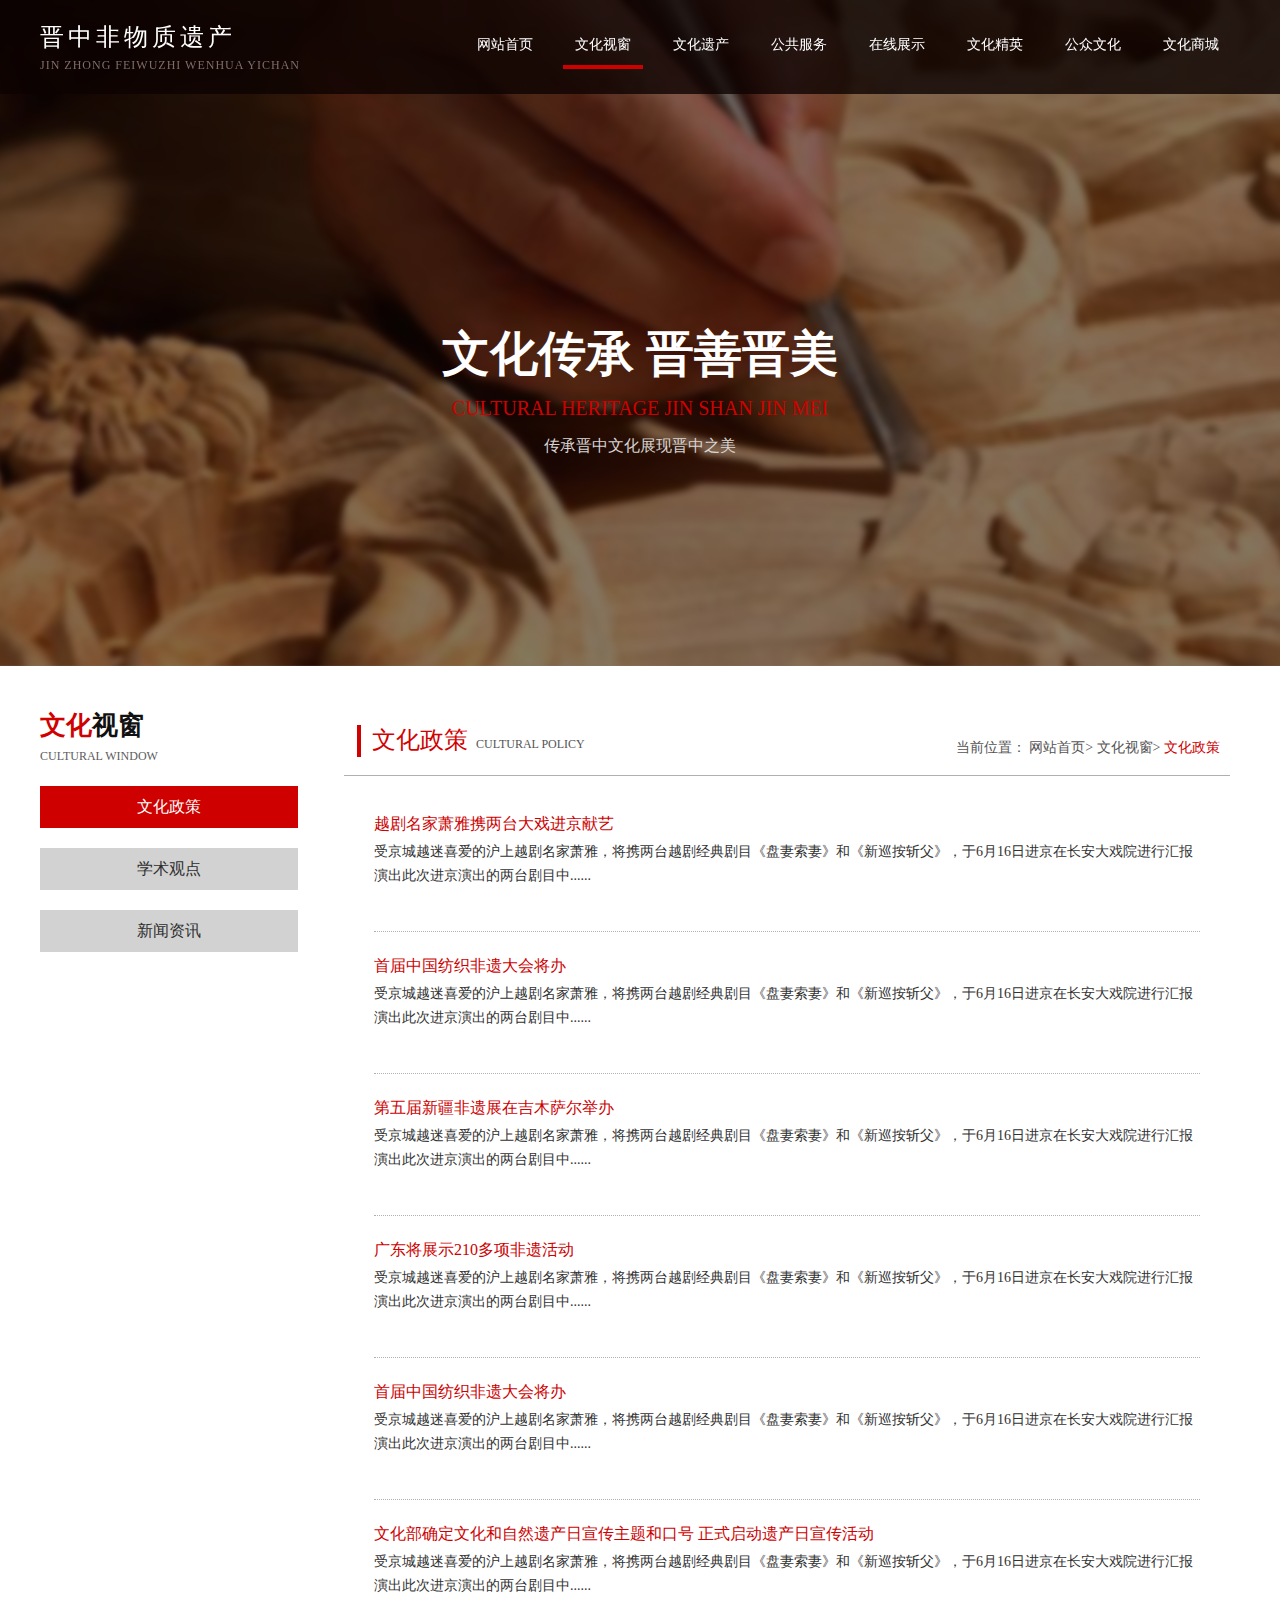
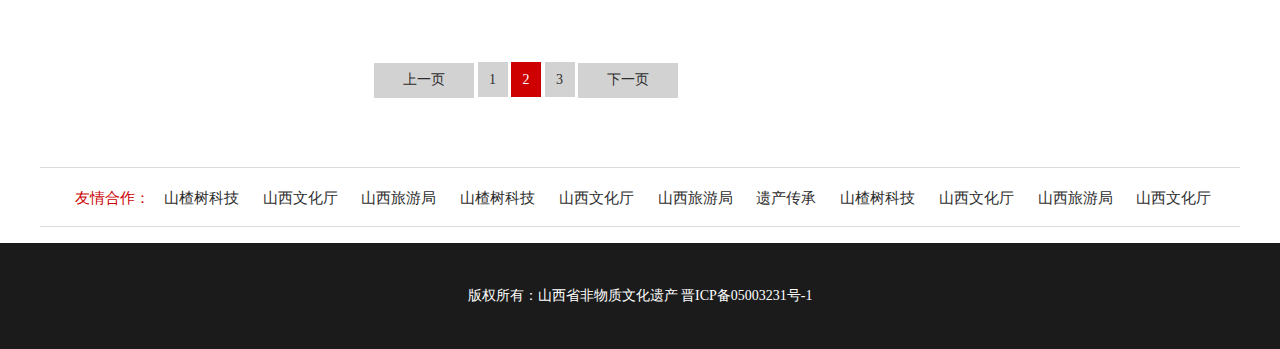
<file: list_window.html>
<!DOCTYPE html>
<html lang="en">
<head>
    <meta charset="UTF-8">
    <title>文化视窗</title>
    <link rel="stylesheet" href="css/public.css" type="text/css">
    <link rel="stylesheet" href="css/list.css">
</head>
<body>
<!--header-->
<div class="header">
    <div class="center clear">
        <h2>晋中非物质遗产<br><span>JIN ZHONG  FEIWUZHI WENHUA YICHAN</span></h2>
        <div class="headerNav">
            <a href="index.html">网站首页</a>
            <a href="list_window.html" class="cur">文化视窗</a>
            <a href="list_cultureY.html">文化遗产</a>
            <a href="list_service.html">公共服务</a>
            <a href="list_line.html">在线展示</a>
            <a href="list_cultureJ.html">文化精英</a>
            <a href="list_publicC.html">公众文化</a>
            <a href="">文化商城</a>
        </div>
    </div>
</div>
<!--banner-->
<div class="banner cultureC">
    <div class="shade">
        <h2>文化传承  晋善晋美
            <span>Cultural heritage Jin Shan Jin Mei</span>
        </h2>
        <p>传承晋中文化展现晋中之美</p>
    </div>
</div>
<!--main-->
<div class="main center clear">
    <div class="mainL">
        <h2>文化<i>视窗</i>
        <span>Cultural window</span>
        </h2>
        <div class="tab">
            <a href="list_window.html" class="cur">文化政策</a>
            <a href="show-opinion.html">学术观点</a>
            <a>新闻资讯</a>
        </div>

    </div>
    <div class="mainR">
        <div class="content">
            <div class="title clear">
                <h2>文化政策<span>Cultural policy</span></h2>
                <p>当前位置：
                    <a href="index.html">网站首页</a>>
                    <a href="list_window.html">文化视窗</a>>
                    <a href="">文化政策</a>
                </p>
            </div>
            <div class="policy">
                <div class="item">
                    <a href="page_opinion1.html"><h2>越剧名家萧雅携两台大戏进京献艺</h2></a>
                    <p>受京城越迷喜爱的沪上越剧名家萧雅，将携两台越剧经典剧目《盘妻索妻》和《新巡按斩父》，于6月16日进京在长安大戏院进行汇报演出此次进京演出的两台剧目中......</p>
                </div>
                <div class="item">
                    <a href=""><h2>首届中国纺织非遗大会将办</h2></a>
                    <p>受京城越迷喜爱的沪上越剧名家萧雅，将携两台越剧经典剧目《盘妻索妻》和《新巡按斩父》，于6月16日进京在长安大戏院进行汇报演出此次进京演出的两台剧目中......</p>
                </div>
                <div class="item">
                    <a href=""><h2>第五届新疆非遗展在吉木萨尔举办</h2></a>
                    <p>受京城越迷喜爱的沪上越剧名家萧雅，将携两台越剧经典剧目《盘妻索妻》和《新巡按斩父》，于6月16日进京在长安大戏院进行汇报演出此次进京演出的两台剧目中......</p>
                </div>
                <div class="item">
                    <a href=""><h2>广东将展示210多项非遗活动</h2></a>
                    <p>受京城越迷喜爱的沪上越剧名家萧雅，将携两台越剧经典剧目《盘妻索妻》和《新巡按斩父》，于6月16日进京在长安大戏院进行汇报演出此次进京演出的两台剧目中......</p>
                </div>
                <div class="item">
                    <a href=""><h2>首届中国纺织非遗大会将办</h2></a>
                    <p>受京城越迷喜爱的沪上越剧名家萧雅，将携两台越剧经典剧目《盘妻索妻》和《新巡按斩父》，于6月16日进京在长安大戏院进行汇报演出此次进京演出的两台剧目中......</p>
                </div>
                <div class="item">
                    <a href=""><h2>文化部确定文化和自然遗产日宣传主题和口号 正式启动遗产日宣传活动</h2></a>
                    <p>受京城越迷喜爱的沪上越剧名家萧雅，将携两台越剧经典剧目《盘妻索妻》和《新巡按斩父》，于6月16日进京在长安大戏院进行汇报演出此次进京演出的两台剧目中......</p>
                </div>
            </div>
            <div class="btn">
                <button>上一页</button>
                <a>1</a>
                <a class="cur">2</a>
                <a>3</a>
                <button>下一页</button>
            </div>
        </div>
    </div>
</div>
<!--footer-->
<div class="footer">
    <p class="center">友情合作：
        <a href="">山楂树科技</a>
        <a href="">山西文化厅</a>
        <a href="">山西旅游局</a>
        <a href="">山楂树科技</a>
        <a href="">山西文化厅</a>
        <a href="">山西旅游局</a>
        <a href="">遗产传承</a>
        <a href="">山楂树科技</a>
        <a href="">山西文化厅</a>
        <a href="">山西旅游局</a>
        <a href="">山西文化厅</a>
    </p>
    <div class="copyright">版权所有：山西省非物质文化遗产     晋ICP备05003231号-1</div>
</div>
</body>
</html>
</file>
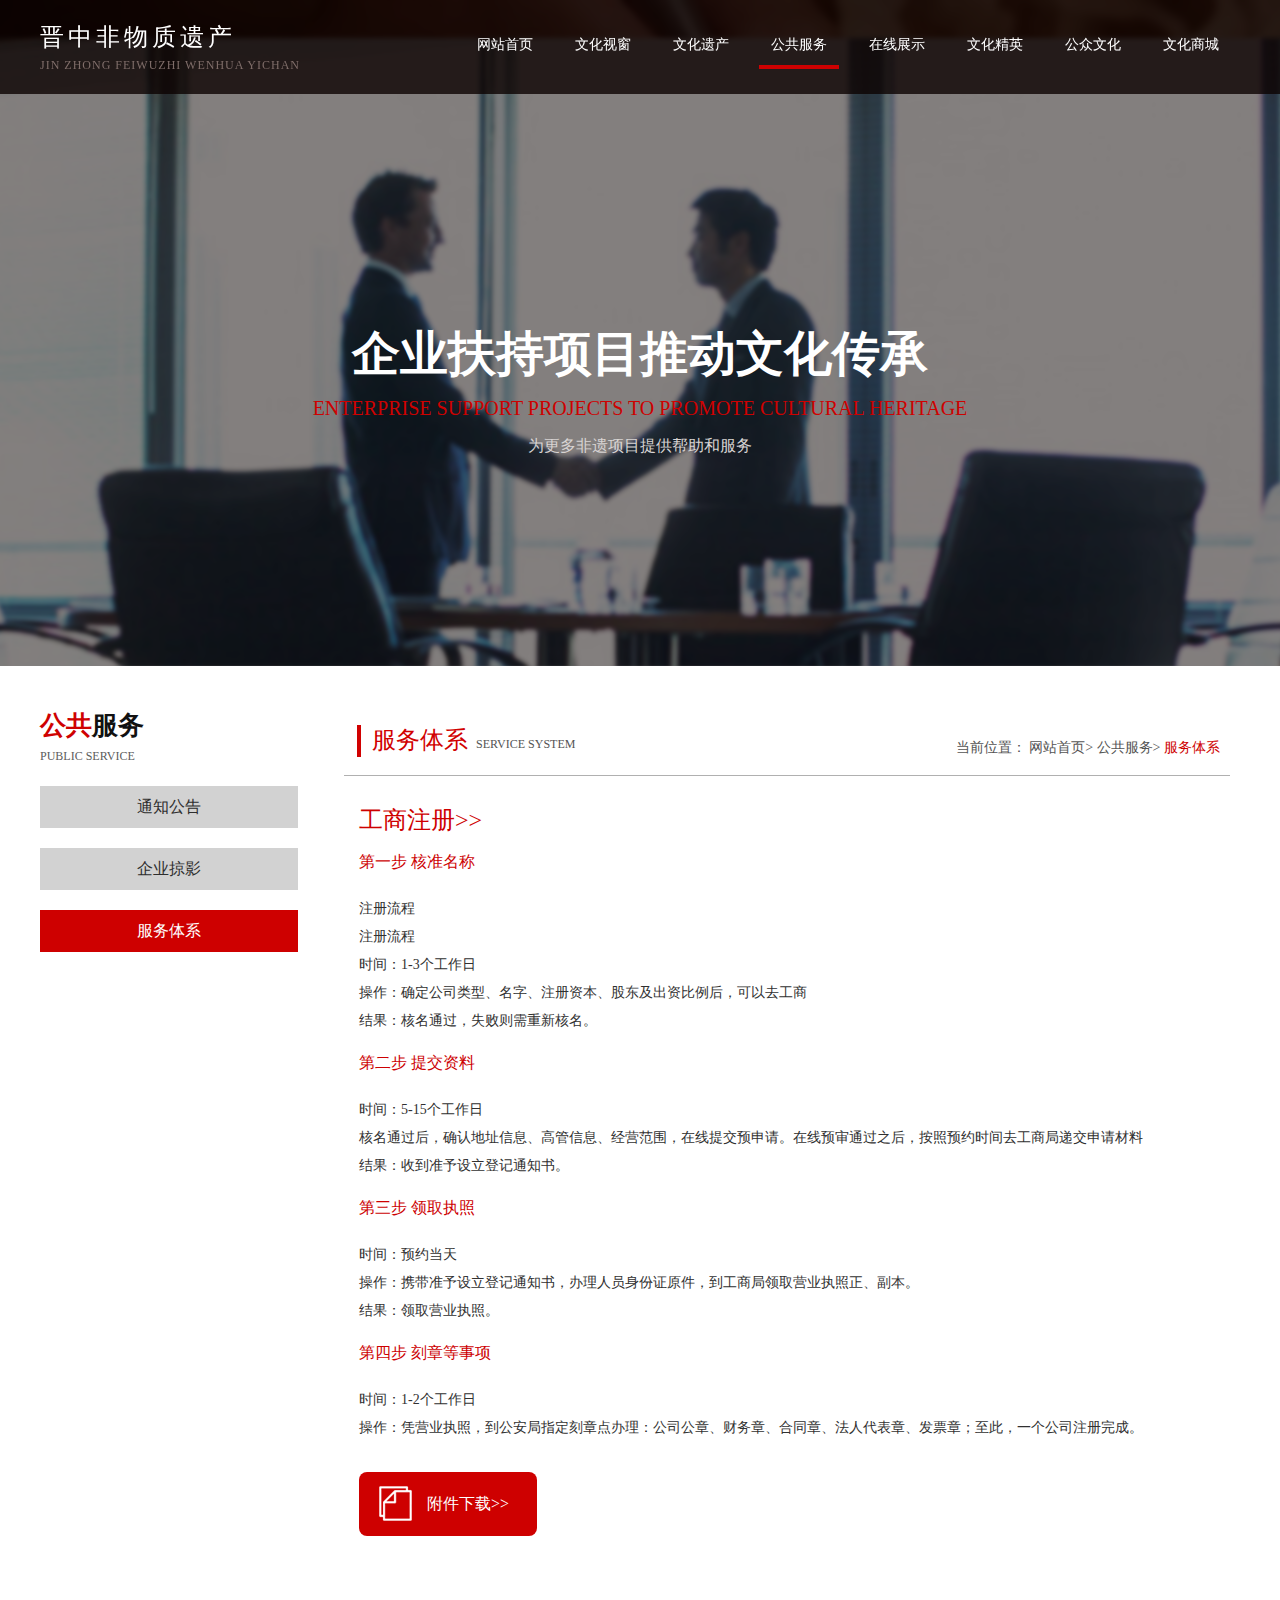
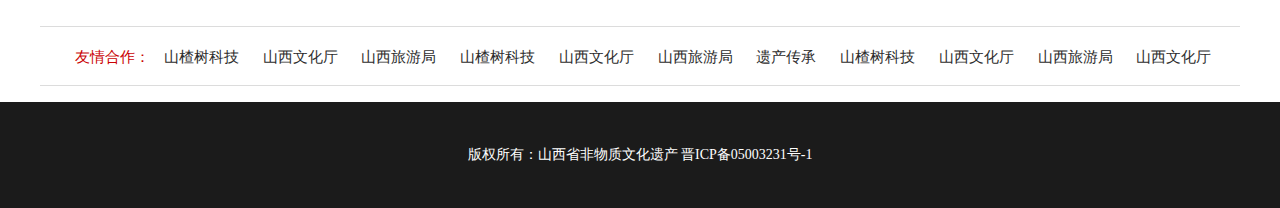
<file: page_gsRegister.html>
<!DOCTYPE html>
<html lang="en">
<head>
    <meta charset="UTF-8">
    <title>公共服务-服务体系-工商注册</title>
    <link rel="stylesheet" href="css/public.css" type="text/css">
    <link rel="stylesheet" href="css/list.css">
</head>
<body>
<!--header-->
<div class="header">
    <div class="center clear">
        <h2>晋中非物质遗产<br><span>JIN ZHONG  FEIWUZHI WENHUA YICHAN</span></h2>
        <div class="headerNav">
            <a href="index.html">网站首页</a>
            <a href="list_window.html">文化视窗</a>
            <a href="list_cultureY.html">文化遗产</a>
            <a href="list_service.html" class="cur">公共服务</a>
            <a href="list_line.html">在线展示</a>
            <a href="list_cultureJ.html">文化精英</a>
            <a href="list_publicC.html">公众文化</a>
            <a href="">文化商城</a>
        </div>
    </div>
</div>
<!--banner-->
<div class="banner service">
    <div class="shade">
        <h2>企业扶持项目推动文化传承
            <span>Enterprise support projects to promote cultural heritage</span>
        </h2>
        <p>为更多非遗项目提供帮助和服务</p>
    </div>
</div>
<!--main-->
<div class="main center clear">
    <div class="mainL">
        <h2>公共<i>服务</i>
            <span>Public Service</span>
        </h2>
        <div class="tab">
            <a href="">通知公告</a>
            <a href="list_service.html">企业掠影</a>
            <a href="show_service.html" class="cur">服务体系</a>
        </div>

    </div>
    <div class="mainR">
        <div class="content curr">
            <div class="title clear">
                <h2>服务体系<span>service system</span></h2>
                <p>当前位置：
                    <a href="index.html">网站首页</a>>
                    <a href="list_service.html">公共服务</a>>
                    <a href="show_service.html">服务体系</a>
                </p>
            </div>
            <div class="gsRegister">
                <h2>工商注册>></h2>
                <div class="step">
                    <h3>第一步 核准名称</h3>
                    <p>注册流程<br>
                        注册流程<br>
                        时间：1-3个工作日<br>
                        操作：确定公司类型、名字、注册资本、股东及出资比例后，可以去工商<br>
                        结果：核名通过，失败则需重新核名。
                    </p>
                </div>
                <div class="step">
                    <h3>第二步 提交资料</h3>
                    <p>时间：5-15个工作日<br>
                        核名通过后，确认地址信息、高管信息、经营范围，在线提交预申请。在线预审通过之后，按照预约时间去工商局递交申请材料<br>
                        结果：收到准予设立登记通知书。
                    </p>
                </div>
                <div class="step">
                    <h3>第三步 领取执照</h3>
                    <p>时间：预约当天<br>
                        操作：携带准予设立登记通知书，办理人员身份证原件，到工商局领取营业执照正、副本。<br>
                        结果：领取营业执照。
                    </p>
                </div>
                <div class="step">
                    <h3>第四步 刻章等事项</h3>
                    <p>时间：1-2个工作日<br>
                        操作：凭营业执照，到公安局指定刻章点办理：公司公章、财务章、合同章、法人代表章、发票章；至此，一个公司注册完成。
                    </p>
                </div>
                <a href="">
                    <img src="img/service/icon.png" alt="">
                    <span>附件下载>></span>
                </a>
            </div>
        </div>
    </div>
</div>
<!--footer-->
<div class="footer">
    <p class="center">友情合作：
        <a href="">山楂树科技</a>
        <a href="">山西文化厅</a>
        <a href="">山西旅游局</a>
        <a href="">山楂树科技</a>
        <a href="">山西文化厅</a>
        <a href="">山西旅游局</a>
        <a href="">遗产传承</a>
        <a href="">山楂树科技</a>
        <a href="">山西文化厅</a>
        <a href="">山西旅游局</a>
        <a href="">山西文化厅</a>
    </p>
    <div class="copyright">版权所有：山西省非物质文化遗产     晋ICP备05003231号-1</div>
</div>
</body>
</html>
</file>
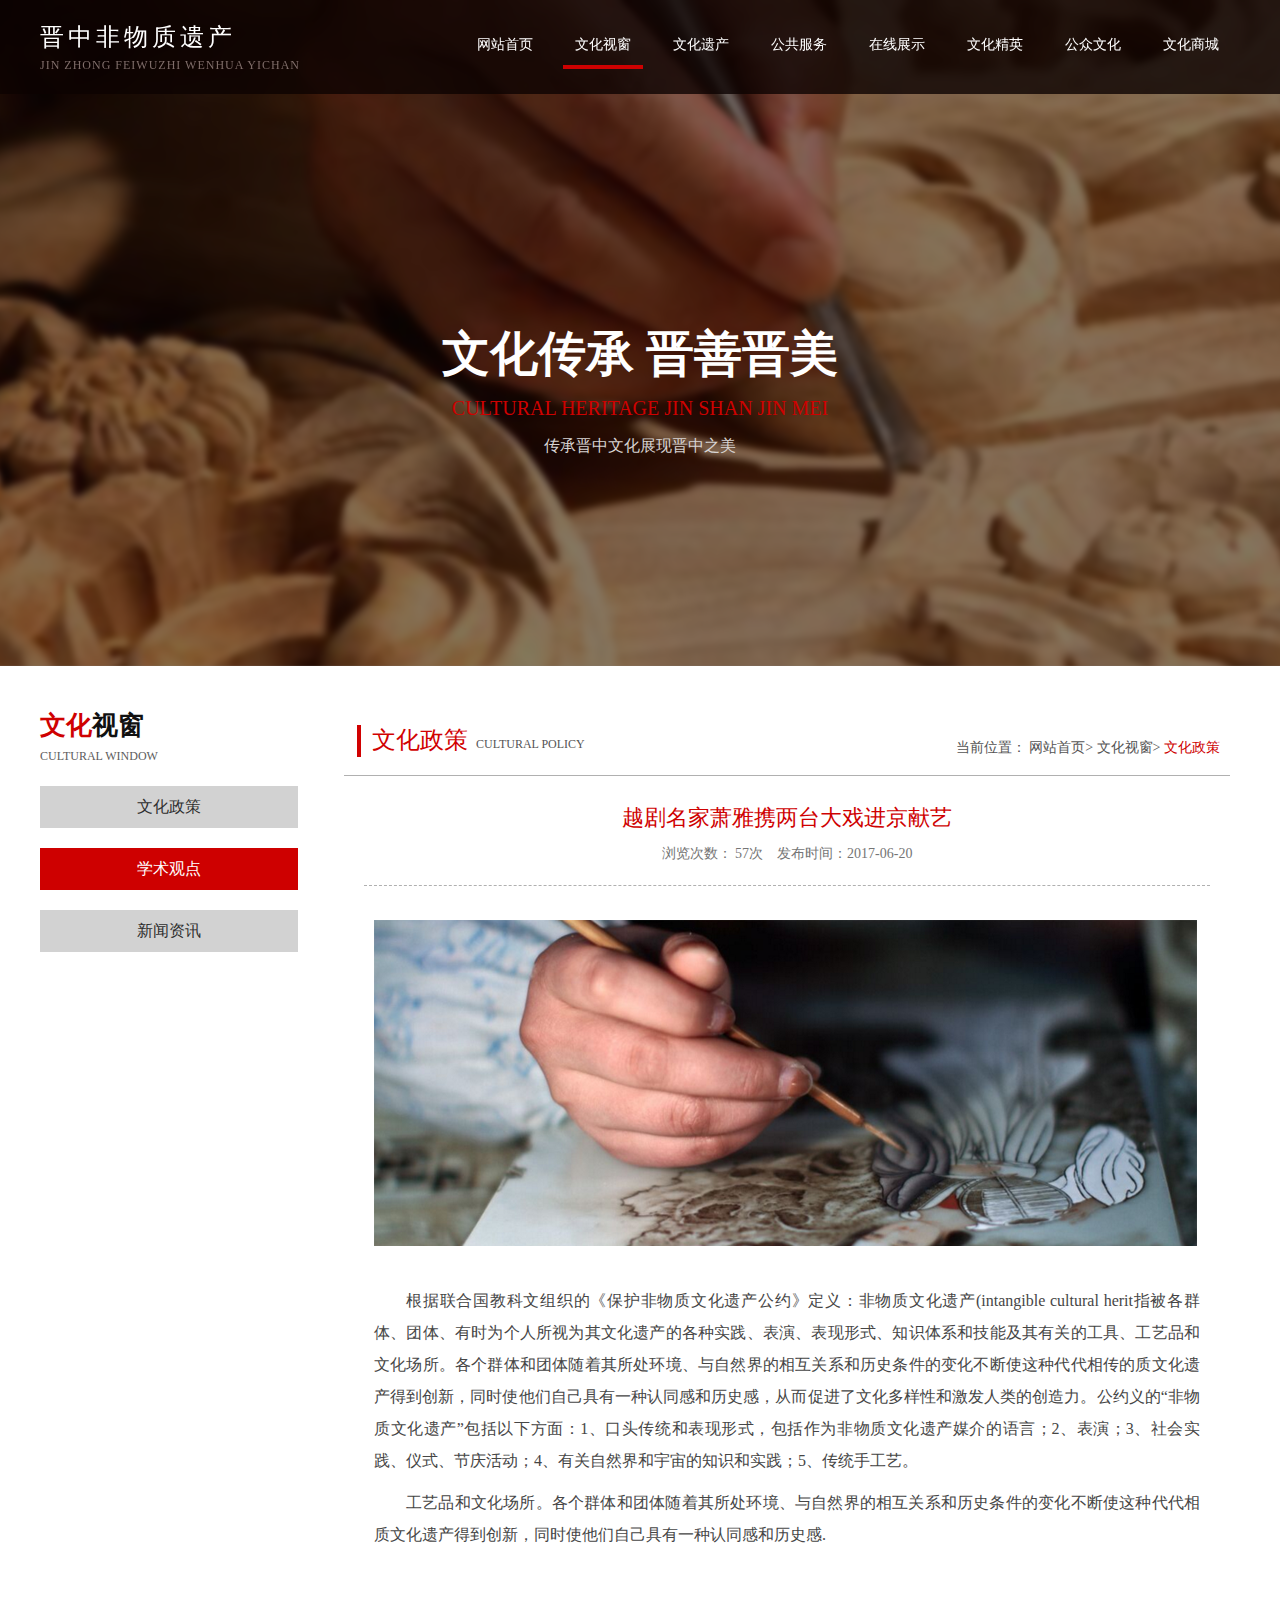
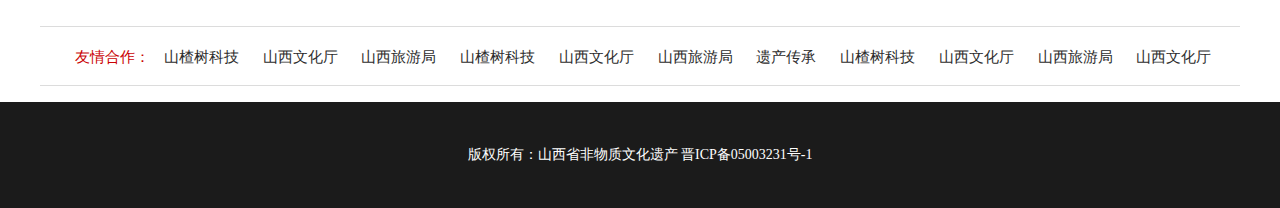
<file: page_opinion1.html>
<!DOCTYPE html>
<html lang="en">
<head>
    <meta charset="UTF-8">
    <title>文化视窗</title>
    <link rel="stylesheet" href="css/public.css" type="text/css">
    <link rel="stylesheet" href="css/list.css">
</head>
<body>
<!--header-->
<div class="header">
    <div class="center clear">
        <h2>晋中非物质遗产<br><span>JIN ZHONG  FEIWUZHI WENHUA YICHAN</span></h2>
        <div class="headerNav">
            <a href="index.html">网站首页</a>
            <a href="list_window.html" class="cur">文化视窗</a>
            <a href="list_cultureY.html">文化遗产</a>
            <a href="list_service.html">公共服务</a>
            <a href="list_line.html">在线展示</a>
            <a href="list_cultureJ.html">文化精英</a>
            <a href="list_publicC.html">公众文化</a>
            <a href="">文化商城</a>
        </div>
    </div>
</div>
<!--banner-->
<div class="banner cultureC">
    <div class="shade">
        <h2>文化传承  晋善晋美
            <span>Cultural heritage Jin Shan Jin Mei</span>
        </h2>
        <p>传承晋中文化展现晋中之美</p>
    </div>
</div>
<!--main-->
<div class="main center clear">
    <div class="mainL">
        <h2>文化<i>视窗</i>
            <span>Cultural window</span>
        </h2>
        <div class="tab">
            <a href="list_window.html">文化政策</a>
            <a href="show-opinion.html" class="cur">学术观点</a>
            <a>新闻资讯</a>
        </div>
    </div>
    <div class="mainR">
        <div class="content">
            <div class="title clear">
                <h2>文化政策<span>Cultural policy</span></h2>
                <p>当前位置：
                    <a href="index.html">网站首页</a>>
                    <a href="list_window.html">文化视窗</a>>
                    <a href="">文化政策</a>
                </p>
            </div>
            <div class="opera">
                <div class="p-name">
                    <h2>越剧名家萧雅携两台大戏进京献艺</h2>
                    <span>浏览次数： <i>57</i>次     &nbsp&nbsp&nbsp发布时间：2017-06-20</span>
                </div>
                <div class="p-img">
                    <img src="img/Window/opinion-yj.png" alt="">
                </div>
                <p>  根据联合国教科文组织的《保护非物质文化遗产公约》定义：非物质文化遗产(intangible cultural herit指被各群体、团体、有时为个人所视为其文化遗产的各种实践、表演、表现形式、知识体系和技能及其有关的工具、工艺品和文化场所。各个群体和团体随着其所处环境、与自然界的相互关系和历史条件的变化不断使这种代代相传的质文化遗产得到创新，同时使他们自己具有一种认同感和历史感，从而促进了文化多样性和激发人类的创造力。公约义的“非物质文化遗产”包括以下方面：1、口头传统和表现形式，包括作为非物质文化遗产媒介的语言；2、表演；3、社会实践、仪式、节庆活动；4、有关自然界和宇宙的知识和实践；5、传统手工艺。</p>
                <p>工艺品和文化场所。各个群体和团体随着其所处环境、与自然界的相互关系和历史条件的变化不断使这种代代相质文化遗产得到创新，同时使他们自己具有一种认同感和历史感.</p>
            </div>
        </div>
    </div>
</div>
<!--footer-->
<div class="footer">
    <p class="center">友情合作：
        <a href="">山楂树科技</a>
        <a href="">山西文化厅</a>
        <a href="">山西旅游局</a>
        <a href="">山楂树科技</a>
        <a href="">山西文化厅</a>
        <a href="">山西旅游局</a>
        <a href="">遗产传承</a>
        <a href="">山楂树科技</a>
        <a href="">山西文化厅</a>
        <a href="">山西旅游局</a>
        <a href="">山西文化厅</a>
    </p>
    <div class="copyright">版权所有：山西省非物质文化遗产     晋ICP备05003231号-1</div>
</div>
</body>
</html>
</file>
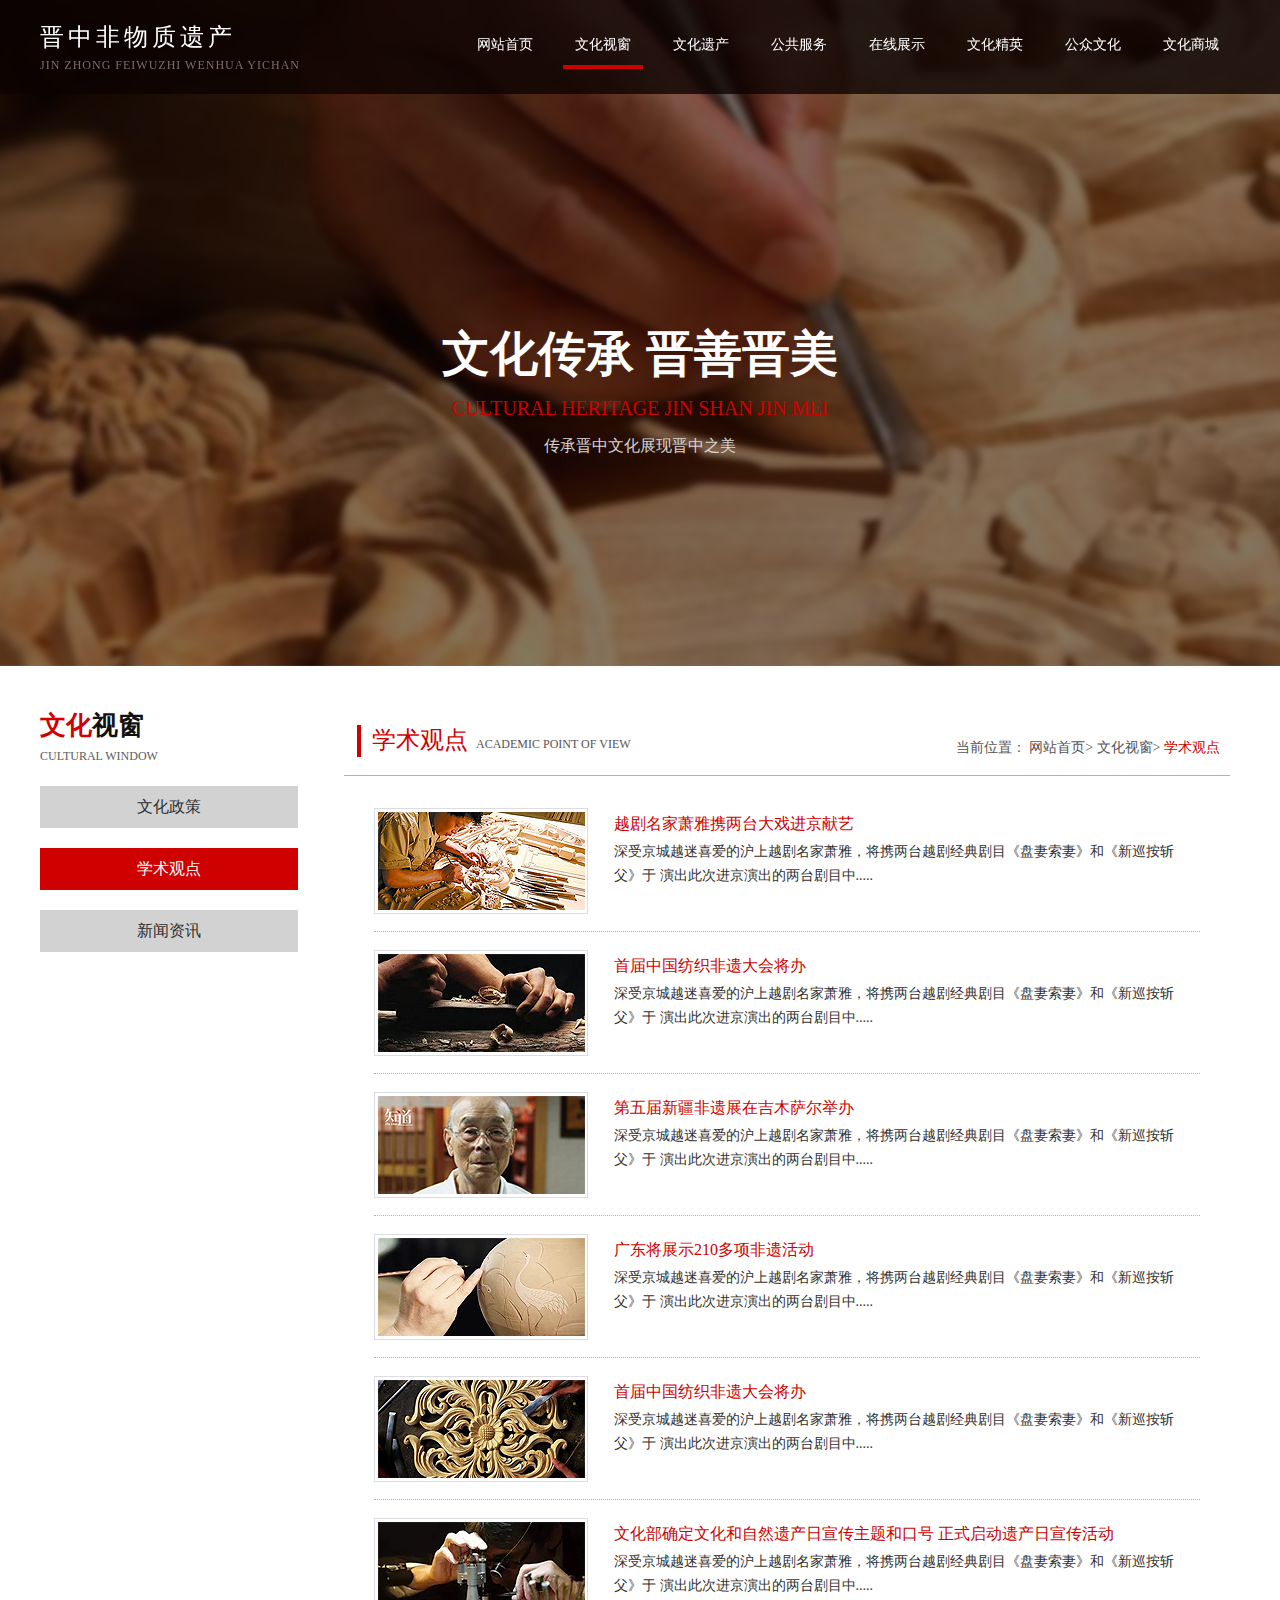
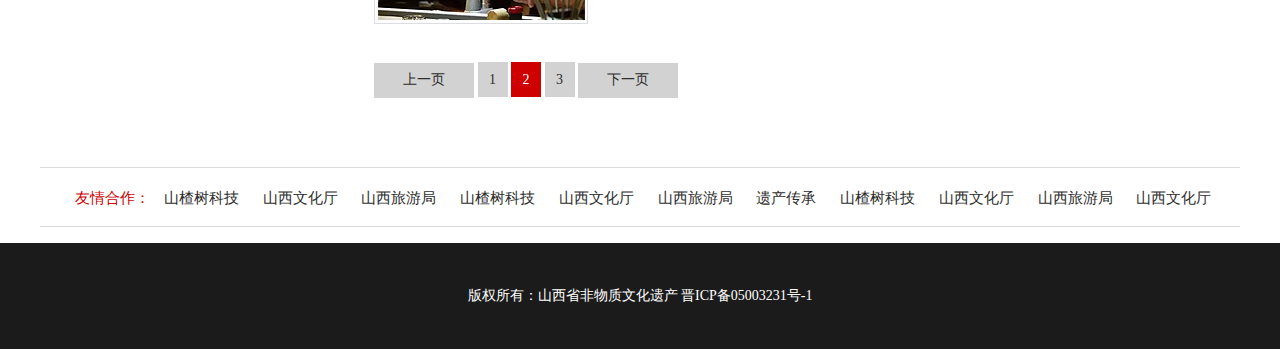
<file: show-opinion.html>
<!DOCTYPE html>
<html lang="en">
<head>
    <meta charset="UTF-8">
    <title>文化视窗-学术观点</title>
    <link rel="stylesheet" href="css/public.css" type="text/css">
    <link rel="stylesheet" href="css/list.css">
</head>
<body>
<!--header-->
<div class="header">
    <div class="center clear">
        <h2>晋中非物质遗产<br><span>JIN ZHONG  FEIWUZHI WENHUA YICHAN</span></h2>
        <div class="headerNav">
            <a href="index.html">网站首页</a>
            <a href="list_window.html" class="cur">文化视窗</a>
            <a href="list_cultureY.html">文化遗产</a>
            <a href="list_service.html">公共服务</a>
            <a href="list_line.html">在线展示</a>
            <a href="list_cultureJ.html">文化精英</a>
            <a href="list_publicC.html">公众文化</a>
            <a href="">文化商城</a>
        </div>
    </div>
</div>
<!--banner-->
<div class="banner cultureC">
    <div class="shade">
        <h2>文化传承  晋善晋美
            <span>Cultural heritage Jin Shan Jin Mei</span>
        </h2>
        <p>传承晋中文化展现晋中之美</p>
    </div>
</div>
<!--main-->
<div class="main center clear">
    <div class="mainL">
        <h2>文化<i>视窗</i>
            <span>Cultural window</span>
        </h2>
        <div class="tab">
            <a href="list_window.html">文化政策</a>
            <a href="show-opinion.html" class="cur">学术观点</a>
            <a>新闻资讯</a>
        </div>

    </div>
    <div class="mainR">
        <div class="content">
            <div class="title clear">
                <h2>学术观点<span>Academic point of view</span></h2>
                <p>当前位置：
                    <a href="index.html">网站首页</a>>
                    <a href="list_window.html">文化视窗</a>>
                    <a href="show-opinion.html">学术观点</a>
                </p>
            </div>
            <div class="opinion">
                <div class="item clear">
                    <div class="p-img">
                        <img src="img/Window/opinion1.png" alt="">
                    </div>
                    <div class="p-name">
                        <a href="page_opinion1.html">
                            <h2>越剧名家萧雅携两台大戏进京献艺</h2>
                            <p>深受京城越迷喜爱的沪上越剧名家萧雅，将携两台越剧经典剧目《盘妻索妻》和《新巡按斩父》于 演出此次进京演出的两台剧目中.....</p>
                        </a>
                    </div>
                </div>
                <div class="item clear">
                    <div class="p-img">
                        <img src="img/Window/opinion2.png" alt="">
                    </div>
                    <div class="p-name">
                        <a href="">
                            <h2>首届中国纺织非遗大会将办</h2>
                            <p>深受京城越迷喜爱的沪上越剧名家萧雅，将携两台越剧经典剧目《盘妻索妻》和《新巡按斩父》于 演出此次进京演出的两台剧目中.....</p>
                        </a>
                    </div>
                </div>
                <div class="item clear">
                    <div class="p-img">
                        <img src="img/Window/opinion3.png" alt="">
                    </div>
                    <div class="p-name">
                        <a href="">
                            <h2>第五届新疆非遗展在吉木萨尔举办</h2>
                            <p>深受京城越迷喜爱的沪上越剧名家萧雅，将携两台越剧经典剧目《盘妻索妻》和《新巡按斩父》于 演出此次进京演出的两台剧目中.....</p>
                        </a>
                    </div>
                </div>
                <div class="item clear">
                    <div class="p-img">
                        <img src="img/Window/opinion4.png" alt="">
                    </div>
                    <div class="p-name">
                        <a href="">
                            <h2>广东将展示210多项非遗活动</h2>
                            <p>深受京城越迷喜爱的沪上越剧名家萧雅，将携两台越剧经典剧目《盘妻索妻》和《新巡按斩父》于 演出此次进京演出的两台剧目中.....</p>
                        </a>
                    </div>
                </div>
                <div class="item clear">
                    <div class="p-img">
                        <img src="img/Window/opinion5.png" alt="">
                    </div>
                    <div class="p-name">
                        <a href="">
                            <h2>首届中国纺织非遗大会将办</h2>
                            <p>深受京城越迷喜爱的沪上越剧名家萧雅，将携两台越剧经典剧目《盘妻索妻》和《新巡按斩父》于 演出此次进京演出的两台剧目中.....</p>
                        </a>
                    </div>
                </div>
                <div class="item clear">
                    <div class="p-img">
                        <img src="img/Window/opinion6.png" alt="">
                    </div>
                    <div class="p-name">
                        <a href="">
                            <h2>文化部确定文化和自然遗产日宣传主题和口号 正式启动遗产日宣传活动</h2>
                            <p>深受京城越迷喜爱的沪上越剧名家萧雅，将携两台越剧经典剧目《盘妻索妻》和《新巡按斩父》于 演出此次进京演出的两台剧目中.....</p>
                        </a>
                    </div>
                </div>
            </div>
            <div class="btn">
                <button>上一页</button>
                <a>1</a>
                <a class="cur">2</a>
                <a>3</a>
                <button>下一页</button>
            </div>
        </div>
    </div>
</div>
<!--footer-->
<div class="footer">
    <p class="center">友情合作：
        <a href="">山楂树科技</a>
        <a href="">山西文化厅</a>
        <a href="">山西旅游局</a>
        <a href="">山楂树科技</a>
        <a href="">山西文化厅</a>
        <a href="">山西旅游局</a>
        <a href="">遗产传承</a>
        <a href="">山楂树科技</a>
        <a href="">山西文化厅</a>
        <a href="">山西旅游局</a>
        <a href="">山西文化厅</a>
    </p>
    <div class="copyright">版权所有：山西省非物质文化遗产     晋ICP备05003231号-1</div>
</div>
</body>
</html>
</file>
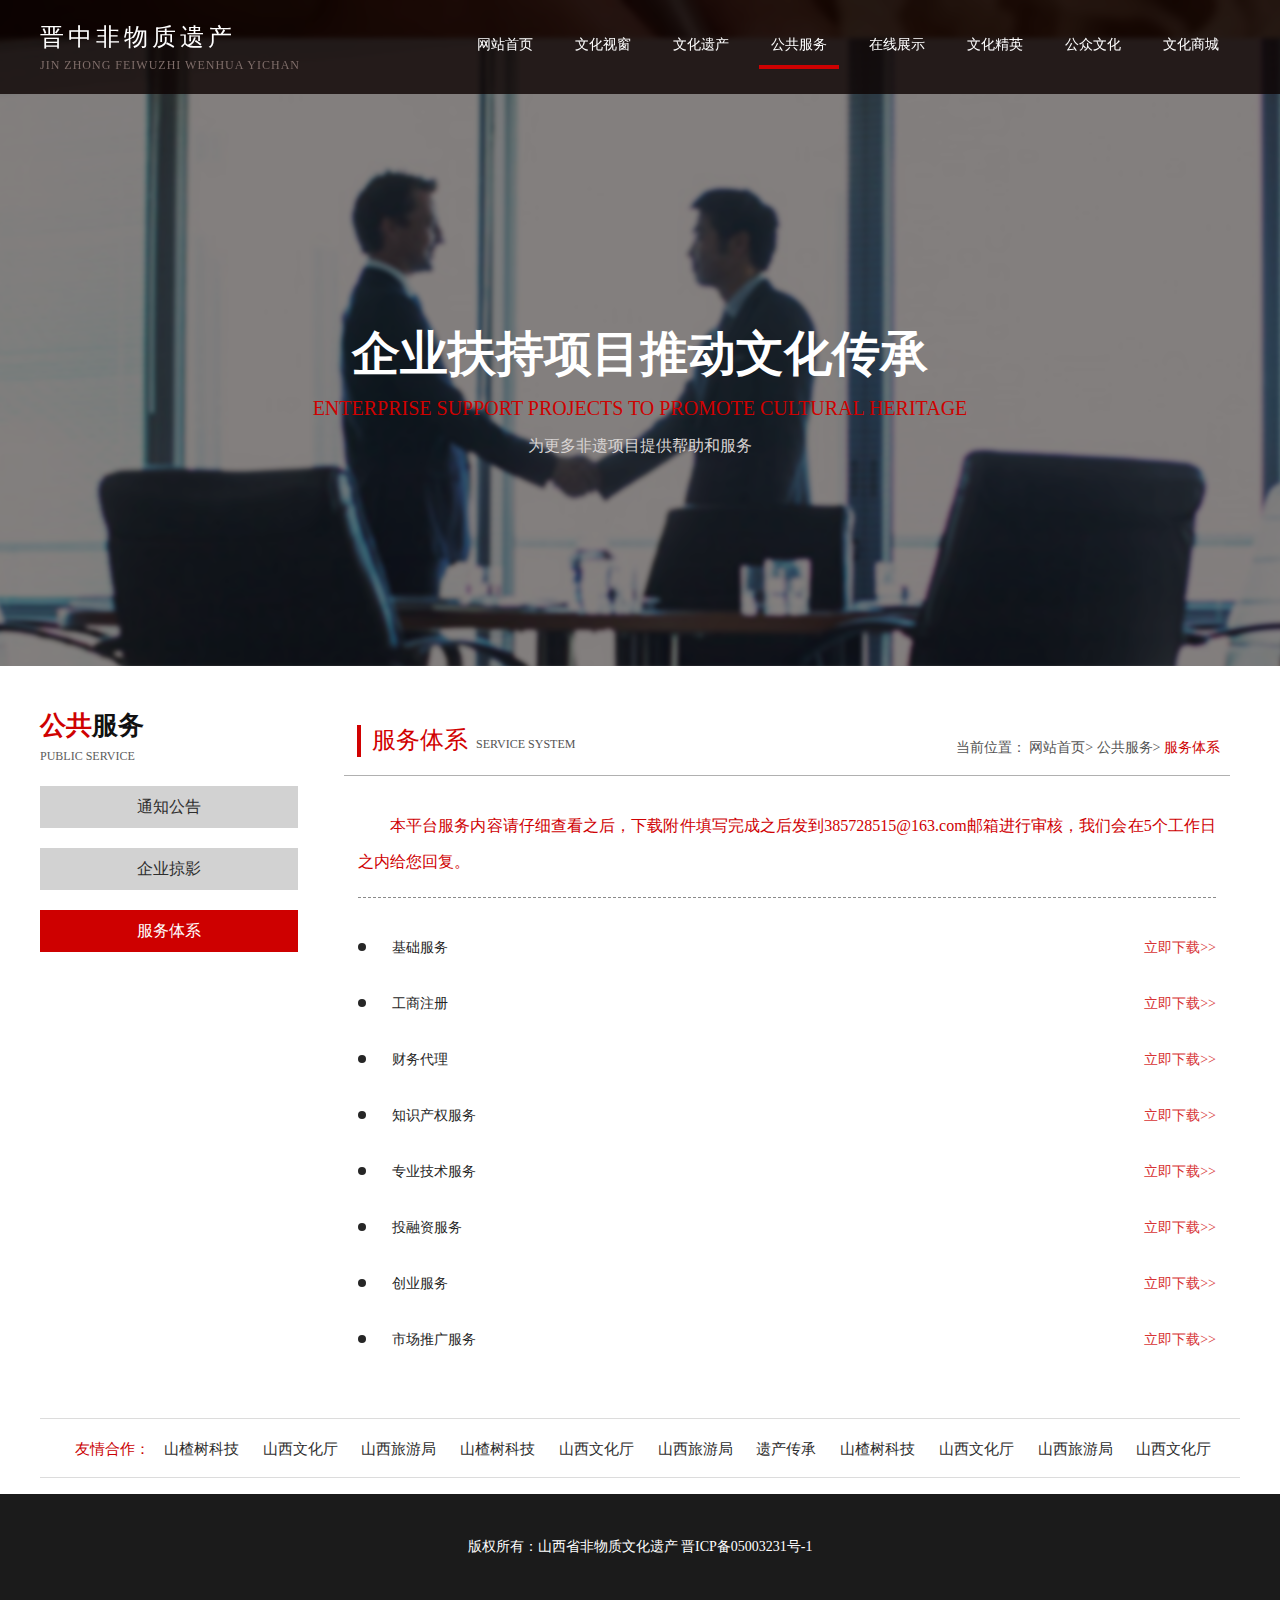
<file: show_service.html>
<!DOCTYPE html>
<html lang="en">
<head>
    <meta charset="UTF-8">
    <title>公共服务-服务体系</title>
    <link rel="stylesheet" href="css/public.css" type="text/css">
    <link rel="stylesheet" href="css/list.css">
</head>
<body>
<!--header-->
<div class="header">
    <div class="center clear">
        <h2>晋中非物质遗产<br><span>JIN ZHONG  FEIWUZHI WENHUA YICHAN</span></h2>
        <div class="headerNav">
            <a href="index.html">网站首页</a>
            <a href="list_window.html">文化视窗</a>
            <a href="list_cultureY.html">文化遗产</a>
            <a href="list_service.html" class="cur">公共服务</a>
            <a href="list_line.html">在线展示</a>
            <a href="list_cultureJ.html">文化精英</a>
            <a href="list_publicC.html">公众文化</a>
            <a href="">文化商城</a>
        </div>
    </div>
</div>
<!--banner-->
<div class="banner service">
    <div class="shade">
        <h2>企业扶持项目推动文化传承
            <span>Enterprise support projects to promote cultural heritage</span>
        </h2>
        <p>为更多非遗项目提供帮助和服务</p>
    </div>
</div>
<!--main-->
<div class="main center clear">
    <div class="mainL">
        <h2>公共<i>服务</i>
            <span>Public Service</span>
        </h2>
        <div class="tab">
            <a href="">通知公告</a>
            <a href="list_service.html">企业掠影</a>
            <a href="show_service.html" class="cur">服务体系</a>
        </div>

    </div>
    <div class="mainR">
        <div class="content curr">
            <div class="title clear">
                <h2>服务体系<span>service system</span></h2>
                <p>当前位置：
                    <a href="index.html">网站首页</a>>
                    <a href="list_service.html">公共服务</a>>
                    <a href="show_service.html">服务体系</a>
                </p>
            </div>
            <div class="service">
                <p>本平台服务内容请仔细查看之后，下载附件填写完成之后发到385728515@163.com邮箱进行审核，我们会在5个工作日之内给您回复。</p>
                <ul>
                    <li><i></i><a href="">基础服务</a><span><a href="">立即下载>></a></span></li>
                    <li><i></i><a href="page_gsRegister.html">工商注册</a><span><a href="">立即下载>></a></span></li>
                    <li><i></i><a href="">财务代理</a><span><a href="">立即下载>></a></span></li>
                    <li><i></i><a href="">知识产权服务</a><span><a href="">立即下载>></a></span></li>
                    <li><i></i><a href="">专业技术服务</a><span><a href="">立即下载>></a></span></li>
                    <li><i></i><a href="">投融资服务</a><span><a href="">立即下载>></a></span></li>
                    <li><i></i><a href="">创业服务</a><span><a href="">立即下载>></a></span></li>
                    <li><i></i><a href="">市场推广服务</a><span><a href="">立即下载>></a></span></li>
                </ul>
            </div>
        </div>
    </div>
</div>
<!--footer-->
<div class="footer">
    <p class="center">友情合作：
        <a href="">山楂树科技</a>
        <a href="">山西文化厅</a>
        <a href="">山西旅游局</a>
        <a href="">山楂树科技</a>
        <a href="">山西文化厅</a>
        <a href="">山西旅游局</a>
        <a href="">遗产传承</a>
        <a href="">山楂树科技</a>
        <a href="">山西文化厅</a>
        <a href="">山西旅游局</a>
        <a href="">山西文化厅</a>
    </p>
    <div class="copyright">版权所有：山西省非物质文化遗产     晋ICP备05003231号-1</div>
</div>
</body>
</html>
</file>
<file: css/public.css>
* {
    margin: 0;
    padding: 0;
    box-sizing: border-box;
    font: 14px/28px "微软雅黑";
}

ul {
    list-style: none;
}

a {
    text-decoration: none;
}

@font-face {
    font-family: icon;
    src: url(../font/iconfont.css), url(../font/iconfont.eot), url(../font/iconfont.svg), url(../font/iconfont.ttf);
}

.center {
    width: 1200px;
    margin: 0 auto;
}

.clear:after {
    content: '';
    display: block;
    clear: both;
}

/*header*/
.header {
    position: fixed;
    top: 0;
    width: 100%;
    height: 94px;
    padding: 25px 0;
    background: rgba(12, 2, 1, 0.8);
    z-index: 9999;
}

.header h2 {
    float: left;
    width: 280px;
    height: 44px;
    color: #fff;
    font-size: 24px;
    line-height: 24px;
    letter-spacing: 4px;
}

.header h2 span {
    font-size: 12px;
    line-height: 12px;
    color: #7F6D69;
    letter-spacing: 1px;
}

.header .headerNav {
    float: right;
    height: 100%;
}

.header .headerNav a {
    display: block;
    float: left;
    height: 44px;
    line-height: 40px;
    margin: 0 9px;
    padding: 0 12px;
    border-bottom: 4px solid transparent;
    color: #fff;
}

.header .headerNav a.cur {
    border-bottom: 4px solid #CE0101;
}

.header .headerNav a:hover {
    border-bottom: 4px solid #CE0101;
}

/*footer*/
.footer {
    margin-top: 50px;
    width: 100%;
    height: 182px;
}

.footer p {
    height: 60px;
    border-top: 1px solid #DCDCDC;
    border-bottom: 1px solid #DCDCDC;
    padding-left: 35px;
    line-height: 60px;
    font-size: 15px;
    color: #CA0204;
}

.footer p a {
    padding: 0 10px;
    color: #2D2D2D;
    font-size: 15px;
}

.footer .copyright {
    margin-top: 16px;
    width: 100%;
    height: 106px;
    background: #1B1B1B;
    line-height: 106px;
    text-align: center;
    color: #fff;
}
</file>
<file: css/style.css>
/*banner*/
#banner {
    position: relative;
    width: 100%;
    overflow: hidden;
}

#banner ul {
    position: absolute;
    width: 600%;
}

#banner ul li {
    float: left;
    width: 16.66%;
}

#banner ul li img {
    display: block;
    width: 100%;
}

#banner .pageN {
    position: absolute;
    left: 50%;
    margin-left: -70px;
    z-index: 1;
    bottom: 40px;
}

#banner .pageN a {
    display: block;
    float: left;
    width: 15px;
    height: 15px;
    margin: 0 10px;
    background: #B29583;
    font-weight: 700;
    border-radius: 50%;
    cursor: pointer;
}

#banner .pageN a.cur {
    background-color: #fff;
}

#banner .pageN a:hover {
    background: #efb327;
}

#banner .leftBtn, #banner .rightBtn {
    position: absolute;
    top: 50%;
    margin-top: -25px;
    font-family: icon;
    display: none;
    width: 86px;
    height: 52px;
    color: #fff;
    border: 2px solid #fff;
    line-height: 52px;
    text-align: center;
    font-size: 20px;
    cursor: pointer;
}

#banner .leftBtn {
    left: 100px;
}

#banner .rightBtn {
    right: 100px;
}

#banner:hover .leftBtn, #banner:hover .rightBtn {
    display: block;
}

/*通知公告*/
.notice {
    width: 100%;
    height: 84px;
    padding: 24px 0;
    background: #E9E9E9;
    font-size: 18px;
}

.notice p {
    float: left;
    width: 544px;
    height: 40px;
    line-height: 44px;
    overflow: hidden;
    white-space: nowrap;
    text-overflow: ellipsis;
}

.notice p span {
    color: #CF0302;
}

.notice p a {
    color: #414141;
}

.notice .search {
    float: right;
    width: 516px;
    height: 40px;
}

.notice .search input {
    float: left;
    display: block;
    width: 422px;
    height: 40px;
    padding-left: 18px;
    border: 1px solid #D2D2D2;
}

.notice .search a {
    float: left;
    width: 92px;
    height: 100%;
    background: #CE0000;
    color: #F8E0E0;
    font-weight: 700;
    line-height: 40px;
    text-align: center;
}

/*main*/
.main .title {
    width: 100%;
    height: 46px;
}

.main .title h2 {
    float: left;
    height: 46px;
    font-size: 28px;
    color: #111;
}

.main .title h2 span {
    display: inline-block;
    height: 28px;
    line-height: 28px;
    font-size: 28px;
    color: #CD0104;
}

.main .title h2 em {
    display: block;
    height: 12px;
    line-height: 12px;
    font-size: 12px;
    color: #5C5C5C;
    text-transform: uppercase;
}

.main .title a {
    float: right;
    margin-right: 12px;
    line-height: 46px;
    color: #2D2D2D;
}

/*新闻动态*/
.main .news {
    margin-top: 40px;
}

.main .news .news-lunbo {
    margin-top: 19px;
    width: 100%;
    height: 346px;
}

.main .news .box {
    float: left;
    position: relative;
    width: 566px;
    height: 100%;
}

.main .news .box ul {
    width: 100%;
    height: 100%;
}

.main .news .box ul li {
    position: absolute;
    top: 0;
    left: 0;
    width: 100%;
    height: 100%;
    display: none;
}

.main .news .box ul li.curr {
    display: block;
}

.main .news .box ul li img {
    position: absolute;
    top: 0;
    left: 0;
    display: block;
    width: 100%;
    height: 100%;
}

.main .news .pageN {
    position: absolute;
    bottom: 0;
    width: 100%;
    height: 40px;
    padding: 8px 13px;
    background: rgba(51, 1, 0, 0.8);
    color: #fff;
}

.main .news .pageN p {
    float: right;
    height: 100%;
}

.main .news .pageN p a {
    float: left;
    margin-left: 4px;
    display: block;
    width: 27px;
    height: 24px;
    background: rgba(82, 36, 36, 0.8);
    line-height: 24px;
    text-align: center;
}

.main .news .pageN p a.cur {
    background: rgba(124, 92, 93, 0.8);
}

.main .news .leftBtn, .main .news .rightBtn {
    position: absolute;
    width: 30px;
    height: 30px;
    background-color: #ccc;
    text-align: center;
    color: #fff;
    cursor: pointer;
    line-height: 30px;
    font-family: icon;
    font-size: 10px;
    font-weight: 600;
    display: none;
}

.main .news .leftBtn {
    top: 50%;
    left: 20px;
}

.main .news .rightBtn {
    top: 50%;
    right: 20px;
}

.main .news .newsDetail {
    float: right;
    width: 595px;
    height: 100%;
    padding: 0 12px;
}

.main .news .newsDetail .newsDetail-top {
    width: 100%;
    padding: 15px 0;
    border-bottom: 1px solid #C2C2C2;
}

.main .news .newsDetail .newsDetail-top h2 {
    width: 100%;
    line-height: 38px;
    color: #CF0101;
    font-size: 18px;
    font-weight: 700;
}

.main .news .newsDetail .newsDetail-top p {
    width: 100%;
    height: 56px;
    color: #767676;
    overflow: hidden;
    text-overflow: ellipsis;
}

.main .news .newsDetail ul {
    padding: 12px 0;
    overflow: hidden;
}

.main .news .newsDetail ul li {
    line-height: 34px;
}

.main .news .newsDetail ul li:before {
    content: '';
    display: inline-block;
    margin-right: 14px;
    width: 10px;
    height: 10px;
    border-radius: 50%;
    background: #9F9F9F;
}

.main .news .newsDetail ul li a {
    color: #2D2D2D;
}

.main .news .newsDetail ul li a:hover {
    color: #CF0101;
}

/*文化传人*/
.main .cultureC {
    margin-top: 40px;
}

.main .cultureC ul {
    margin-top: 24px;
    width: 100%;
}

.main .cultureC ul li {
    float: left;
    margin-right: 2px;
    width: 398px;
}

.main .cultureC ul li .p-img {
    width: 398px;
    height: 196px;
    overflow: hidden;
}

.main .cultureC ul li h2 {
    width: 100%;
    height: 44px;
    line-height: 44px;
    font-size: 18px;
    text-align: center;
    color: #CC0200;
    font-weight: 700;
}

.main .cultureC ul li p {
    margin-bottom: 16px;
    line-height: 14px;
    text-align: center;
    white-space: nowrap;
    overflow: hidden;
}

/*晋善晋美*/
.main .cultureJ {
    margin-top: 35px;
    width: 100%;
    height: 325px;
    background: url("../img/index/culture-jsjm.png") no-repeat center/cover;
}

.main .cultureJ .box {
    margin: 0 auto;
    width: 214px;
    height: 100%;
    padding-top: 118px;
    text-align: center;
}

.main .cultureJ .box h2 {
    width: 100%;
    height: 48px;
    line-height: 48px;
    font-size: 48px;
    color: #fff;
}

.main .cultureJ .box h2 span {
    width: 100%;
    height: 48px;
    line-height: 48px;
    font-size: 48px;
    color: #CE0205;
}

.main .cultureJ .box p {
    width: 100%;
    height: 40px;
    line-height: 40px;
    font-size: 14px;
    color: #fff;
    font-weight: 700;
}

.main .cultureJ .box a {
    margin: 10px auto;
    display: block;
    width: 120px;
    height: 30px;
    line-height: 30px;
    border: 1px solid #fff;
    color: #fff;
}

.main .cultureJ .lineL, .main .cultureJ .lineR {
    position: relative;
    top: -50%;
    width: 190px;
    height: 1px;
    background: #fff;
}

.main .cultureJ .lineL {
    left: 28%;
}

.main .cultureJ .lineR {
    left: 58%;
}

/*文化遗产*/
.main .cultureY {
    margin-top: 40px;
}

.main .cultureY ul {
    margin-top: 24px;
    width: 100%;
    height: 510px;
}

.main .cultureY ul li {
    float: left;
    height: 100%;
    overflow: hidden;
}

.main .cultureY ul li .img1 {
    position: relative;
    width: 366px;
}

.main .cultureY ul li .img2 {
    position: relative;
    margin: 0 4px;
    width: 460px;
}

.main .cultureY ul li img {
    display: block;
}

.main .cultureY ul li .img2:nth-child(1) {
    margin-bottom: 4px;
}

.main .cultureY ul li .shade {
    position: absolute;
    top: 0;
    left: 0;
    width: 100%;
    height: 100%;
    background: rgba(44, 46, 43, 0.7);
    text-align: center;
    color: #fff;
    opacity: 0;
    -webkit-transition: all .5s;
    -moz-transition: all .5s;
    -ms-transition: all .5s;
    -o-transition: all .5s;
    transition: all .5s;
}

.main .cultureY ul li .img:hover .shade {
    opacity: 1;
}

.main .cultureY ul li .shade h2 {
    margin-top: 20%;
    width: 100%;
    height: 30px;
    line-height: 30px;
    font-size: 18px;
    font-weight: 700;
}

.main .cultureY ul li .img1 .shade h2 {
    margin-top: 50%;
}

.main .cultureY ul li .shade p {
    margin: 10px auto;
    width: 70%;
    line-height: 20px;
    text-align: center;
    color: #999;
}

.main .cultureY ul li .shade a {
    margin: 10px auto;
    display: block;
    width: 70px;
    height: 22px;
    line-height: 20px;
    border: 1px solid #fff;
    color: #fff;
    text-align: center;
}

/*在线展示*/
.main .show {
    margin-top: 40px;
}

.main .showCulture {
    position: relative;
    margin-top: 24px;
    width: 100%;
    height: 516px;
    background: url("../img/index/show.png") no-repeat center/cover;
}

.main .showCulture .shade {
    position: absolute;
    top: 0;
    content: '';
    display: block;
    width: 100%;
    height: 516px;
    background: rgba(14, 14, 14, 0.8);
}

.main .showCulture .video {
    margin-top: 63px;
    float: left;
    width: 550px;
    height: 390px;
    padding: 8px;
    border: 1px solid #fff;
}

.main .showCulture .introduce {
    float: left;
    margin-left: 25px;
    padding: 25px;
    width: 625px;
    height: 100%;
    color: #fff;
}

.main .showCulture .introduce h3 {
    margin-top: 156px;
    width: 100%;
    height: 56px;
    line-height: 56px;
    font-size: 30px;
    font-weight: 700;
}

.main .showCulture .introduce p {
    line-height: 24px;
    color: #C7C7C7;
}

.main .showCulture .introduce a {
    margin-top: 20px;
    display: block;
    width: 70px;
    height: 22px;
    line-height: 20px;
    color: #fff;
    border: 1px solid #fff;
    text-align: center;
}

/*文化商城*/
.main .cultureS {
    margin-top: 40px;
}

.main .cultureS ul {
    margin-top: 24px;
    width: 100%;
    height: 252px;
}

.main .cultureS ul li {
    margin-right: 36px;
    float: left;
    width: 375px;
    height: 100%;
}

.main .cultureS ul li:last-child {
    margin-right: 0;
}

.main .cultureS ul li .p-img {
    width: 100%;
    height: 196px;
    overflow: hidden;
}

.main .cultureS ul li p {
    width: 100%;
    height: 56px;
    line-height: 56px;
    font-size: 16px;
    color: #CC0200;
    text-align: center;
}
</file>
<file: css/list.css>
/**/
.banner {
    width: 100%;
    height: 666px;
    text-align: center;
}

.banner.cultureC {
    background: url("../img/Window/WindowBanner1.png") no-repeat center/cover
}

.banner.cultureY {
    background: url("../img/cultureY/cultureY-banner.png") no-repeat center/cover
}

.banner.service {
    background: url("../img/service/service-banner.png") no-repeat center/cover
}

.banner.line {
    background: url("../img/line/line-banner.png") no-repeat center/cover
}

.banner.cream {
    background: url("../img/cream/cream-banner.png") no-repeat center/cover
}

.banner.publicC {
    background: url("../img/publicC/publicC_banner.png") no-repeat center/cover
}

.banner .shade {
    width: 100%;
    height: 666px;
    background: rgba(12, 4, 1, 0.5);
    padding-top: 320px;
}

.banner .shade h2 {
    font-size: 48px;
    line-height: 68px;
    color: #fff;
    font-weight: 700;
}

.banner .shade h2 span {
    display: block;
    font-size: 20px;
    line-height: 40px;
    color: #CE0100;
    text-transform: uppercase;
}

.banner .shade p {
    font-size: 16px;
    line-height: 35px;
    color: #D8D4D3;
}

/**/
.main {
    margin-top: 40px;
}

.main .mainL {
    float: left;
    width: 294px;
}

.main .mainL h2 {
    font-size: 26px;
    line-height: 40px;
    color: #CF0101;
    font-weight: 700;
}

.main .mainL h2 i {
    font-size: 26px;
    color: #111;
    font-weight: 700;
}

.main .mainL h2 span {
    display: block;
    font-size: 12px;
    line-height: 20px;
    color: #5C5C5C;
    text-transform: uppercase;
}

.main .mainL a {
    margin-top: 20px;
    display: block;
    width: 258px;
    height: 42px;
    background: #D2D2D2;
    line-height: 42px;
    font-size: 16px;
    color: #2E2E2E;
    text-align: center;
    cursor: pointer
}

.main .mainL a.cur {
    background: #CE0000;
    color: #fff;
}

.main .mainL a:hover {
    background: #CE0000;
    color: #fff;
}

.main .mainR {
    float: right;
    width: 906px;
    padding: 0 10px;
}

.main .mainR .title {
    width: 100%;
    height: 70px;
    padding: 19px 10px;
    border-bottom: 1px solid #B0B0B0;
}

.main .mainR .title h2 {
    position: relative;
    margin-left: 18px;
    float: left;
    font-size: 24px;
    line-height: 30px;
    color: #D10101;
}

.main .mainR .title h2 span {
    margin-left: 8px;
    font-size: 12px;
    color: #545454;
    text-transform: uppercase;
}

.main .mainR .title h2:before {
    position: absolute;
    left: -15px;
    content: '';
    display: inline-block;
    width: 4px;
    height: 32px;
    background: #D10101;
    margin-right: 18px;
}

.main .mainR .title p {
    float: right;
    line-height: 46px;
    color: #545454;
}

.main .mainR .title p a {
    color: #545454;
}

.main .mainR .title p a:last-child {
    color: #CE0000;
}

.main .mainR .btn {
    margin: 20px 0;
    height: 35px;
    padding: 0 30px;
}

.main .mainR .btn button {
    display: inline-block;
    height: 100%;
    width: 100px;
    border: none;
    background: #D2D2D2;
    color: #2D2D2D;
    cursor: pointer;
}

.main .mainR .btn a {
    display: inline-block;
    width: 30px;
    height: 100%;
    line-height: 35px;
    background: #D2D2D2;
    color: #2D2D2D;
    text-align: center;
    cursor: pointer;
}

.main .mainR .btn a.cur {
    background: #CE0000;
    color: #fff;
}

/*文化视窗*/
/*文化视窗*/
.main .mainR .policy, .main .mainR .opinion {
    margin-top: 14px;
    width: 100%;
    padding: 0 30px;
}

.main .mainR .policy .item, .main .mainR .opinion .item {
    width: 100%;
    height: 142px;
    padding-top: 18px;
    border-bottom: 1px dotted #B0B0B0;
    overflow: hidden;
}

.main .mainR .policy .item:last-child, .main .mainR .opinion .item:last-child {
    border-bottom: none;
}

.main .mainR .policy .item h2, .main .mainR .opinion .item .p-name h2 {
    font-size: 16px;
    line-height: 32px;
    color: #CD0102;
}

.main .mainR .policy .item p, .main .mainR .opinion .item .p-name p {
    line-height: 24px;
    color: #323232;
}

/*学术观点*/
.main .mainR .opinion .item .p-img {
    float: left;
    width: 214px;
    height: 106px;
    border: 1px solid #DCDDE2;
    padding: 3px;
    overflow: hidden;
}

.main .mainR .opinion .item .p-name {
    float: left;
    margin-left: 26px;
    width: 580px;
}

/*越剧*/
.main .mainR .content .opera {
    padding: 20px;
}

.main .mainR .content .opera .p-name {
    width: 100%;
    height: 90px;
    border-bottom: 1px dashed #B0B0B0;
    text-align: center;
}

.main .mainR .content .opera .p-name h2 {
    width: 100%;
    height: 44px;
    line-height: 44px;
    font-size: 22px;
    color: #CF0101;
    overflow: hidden;
}

.main .mainR .content .opera .p-name span {
    color: #757575;
}

.main .mainR .content .opera .p-img {
    margin: 34px 10px;
    width: 824px;
    height: 326px;
    overflow: hidden;
}

.main .mainR .content .opera p {
    padding: 5px 10px;
    font: 16px/32px "微软雅黑";
    text-align: justify;
    text-indent: 2em;
    color: #464646;
}

/*文化遗产*/
/*非物质文化遗产*/
.main .mainR .content .immateriality .place {
    width: 100%;
    height: 182px;
    border-bottom: 1px solid #B0B0B0;
    padding: 31px 0;
}

.main .mainR .content .immateriality .place p {
    margin: 8px 0;
    width: 100%;
    height: 24px;
    line-height: 24px;
    color: #D32525;
}

.main .mainR .content .immateriality .place p a {
    display: inline-block;
    height: 100%;
    color: #353535;
    padding: 0 14px;
    line-height: 24px;
}

.main .mainR .content .immateriality .place p a.cur {
    background: #CE0000;
    color: #fff;
}

.main .mainR .content .immateriality .place p a:hover {
    background: #CE0000;
    color: #fff;
}

.main .mainR .content .immateriality ul {
    margin: 33px 0;
}

.main .mainR .content .immateriality ul li {
    width: 432px;
    height: 310px;
}

.main .mainR .content .immateriality ul li:nth-child(2n+1) {
    float: left;
}

.main .mainR .content .immateriality ul li:nth-child(2n) {
    float: right;
}

.main .mainR .content .immateriality ul li .p-img {
    width: 100%;
    height: 240px;
    border: 1px solid #C0C1C6;
    overflow: hidden;
}

.main .mainR .content .immateriality ul li p {
    line-height: 74px;
    color: #333;
    text-align: center;
}

.main .mainR .content .immateriality ul li p:hover {
    color: #D00000;
}

/*公共服务*/
/*企业掠影*/
.main .mainR .content .company {
    width: 100%;
    padding: 14px 8px;
}

.main .mainR .content .company .companyT {
    width: 100%;
    height: 44px;
}

.main .mainR .content .company .companyT a {
    float: left;
    margin: 2px;
    display: block;
    width: 170px;
    height: 100%;
    background: #D2D2D2;
    line-height: 44px;
    text-align: center;
    font-size: 16px;
    color: #313131;
}

.main .mainR .content .company .companyT a.cur {
    background: #CE0000;
    color: #fff;
}

.main .mainR .content .company .companyT a:hover {
    background: #CE0000;
    color: #fff;
}

.main .mainR .content .company .box .item {
    margin-top: 26px;
    width: 100%;
    height: 200px;
}

.main .mainR .content .company .box .item {
    margin-top: 26px;
    width: 100%;
    height: 200px;
}

.main .mainR .content .company .box .item .p-img {
    float: left;
    width: 372px;
    height: 100%;
}

.main .mainR .content .company .box .item .p-name {
    float: left;
    padding-left: 42px;
    width: 495px;
    height: 100%;
}

.main .mainR .content .company .box .item .p-name h2 {
    margin-top: 34px;
    font-size: 16px;
    line-height: 36px;
    color: #333;
}

.main .mainR .content .company .box .item .p-name p {
    line-height: 24px;
    color: #333;
}

.main .mainR .content .company .box .item .p-name a {
    margin-top: 14px;
    display: block;
    width: 75px;
    height: 24px;
    border: 1px solid #aaa;
    line-height: 22px;
    text-align: center;
    color: #333;
}

/*服务体系*/
.main .mainR .content .service {
    padding: 0 14px;
}

.main .mainR .content .service p {
    margin-top: 16px;
    width: 100%;
    height: 106px;
    padding: 16px 0;
    font-size: 16px;
    line-height: 36px;
    border-bottom: 1px dashed #8B8B8B;
    text-indent: 2em;
    color: #CF0103;
    text-align: justify;
    overflow: hidden;
}

.main .mainR .content .service ul {
    margin-top: 22px;
    width: 100%;
}

.main .mainR .content .service ul li {
    width: 100%;
    height: 56px;
    line-height: 56px;
}

.main .mainR .content .service ul li i {
    position: relative;
    top: -1px;
    display: inline-block;
    width: 8px;
    height: 8px;
    border-radius: 50%;
    background: #262626;
}

.main .mainR .content .service ul li a {
    margin-left: 26px;
    color: #262626;
}

.main .mainR .content .service ul li span {
    float: right;
    line-height: 56px;
}

.main .mainR .content .service ul li span a {
    color: #D73434;
}

.main .mainR .content .service ul li:hover a {
    color: #CE0201;
}

.main .mainR .content .service ul li:hover i {
    background: #CE0201;
}

/*工商注册*/
.main .mainR .content .gsRegister {
    padding: 20px 15px;
}

.main .mainR .content .gsRegister h2 {
    line-height: 48px;
    font-size: 24px;
    color: #CE0000;
}

.main .mainR .content .gsRegister .step {
    padding: 10px 0;
}

.main .mainR .content .gsRegister .step h3 {
    margin-bottom: 25px;
    font-size: 16px;
    line-height: 16px;
    color: #CD0102;
}

.main .mainR .content .gsRegister .step p {
    color: #313131;
}

.main .mainR .content .gsRegister a {
    margin: 20px 0;
    padding: 14px 20px;
    display: block;
    width: 178px;
    height: 64px;
    background: #CE0000;
    border-radius: 8px;
}

.main .mainR .content .gsRegister a span {
    display: block;
    float: right;
    width: 90px;
    height: 100%;
    line-height: 36px;
    color: #fff;
    font-size: 16px;
}

/*在线展示*/
.main .mainR .content .animation {
    margin: 44px;
}

.main .mainR .content .animation ul {
    margin-top: 40px;
}

.main .mainR .content .animation ul li {
    width: 372px;
    height: 286px;
}

.main .mainR .content .animation ul li .p-img {
    width: 100%;
    height: 201px;
    overflow: hidden;
}

.main .mainR .content .animation ul li p {
    line-height: 85px;
    font-size: 16px;
    text-align: center;
    color: #333;
}

.main .mainR .content .animation ul li p:hover {
    color: #CE0000;
}

.main .mainR .content .animation ul li:nth-child(2n+1) {
    float: left;
}

.main .mainR .content .animation ul li:nth-child(2n) {
    float: right;
}
</file>
